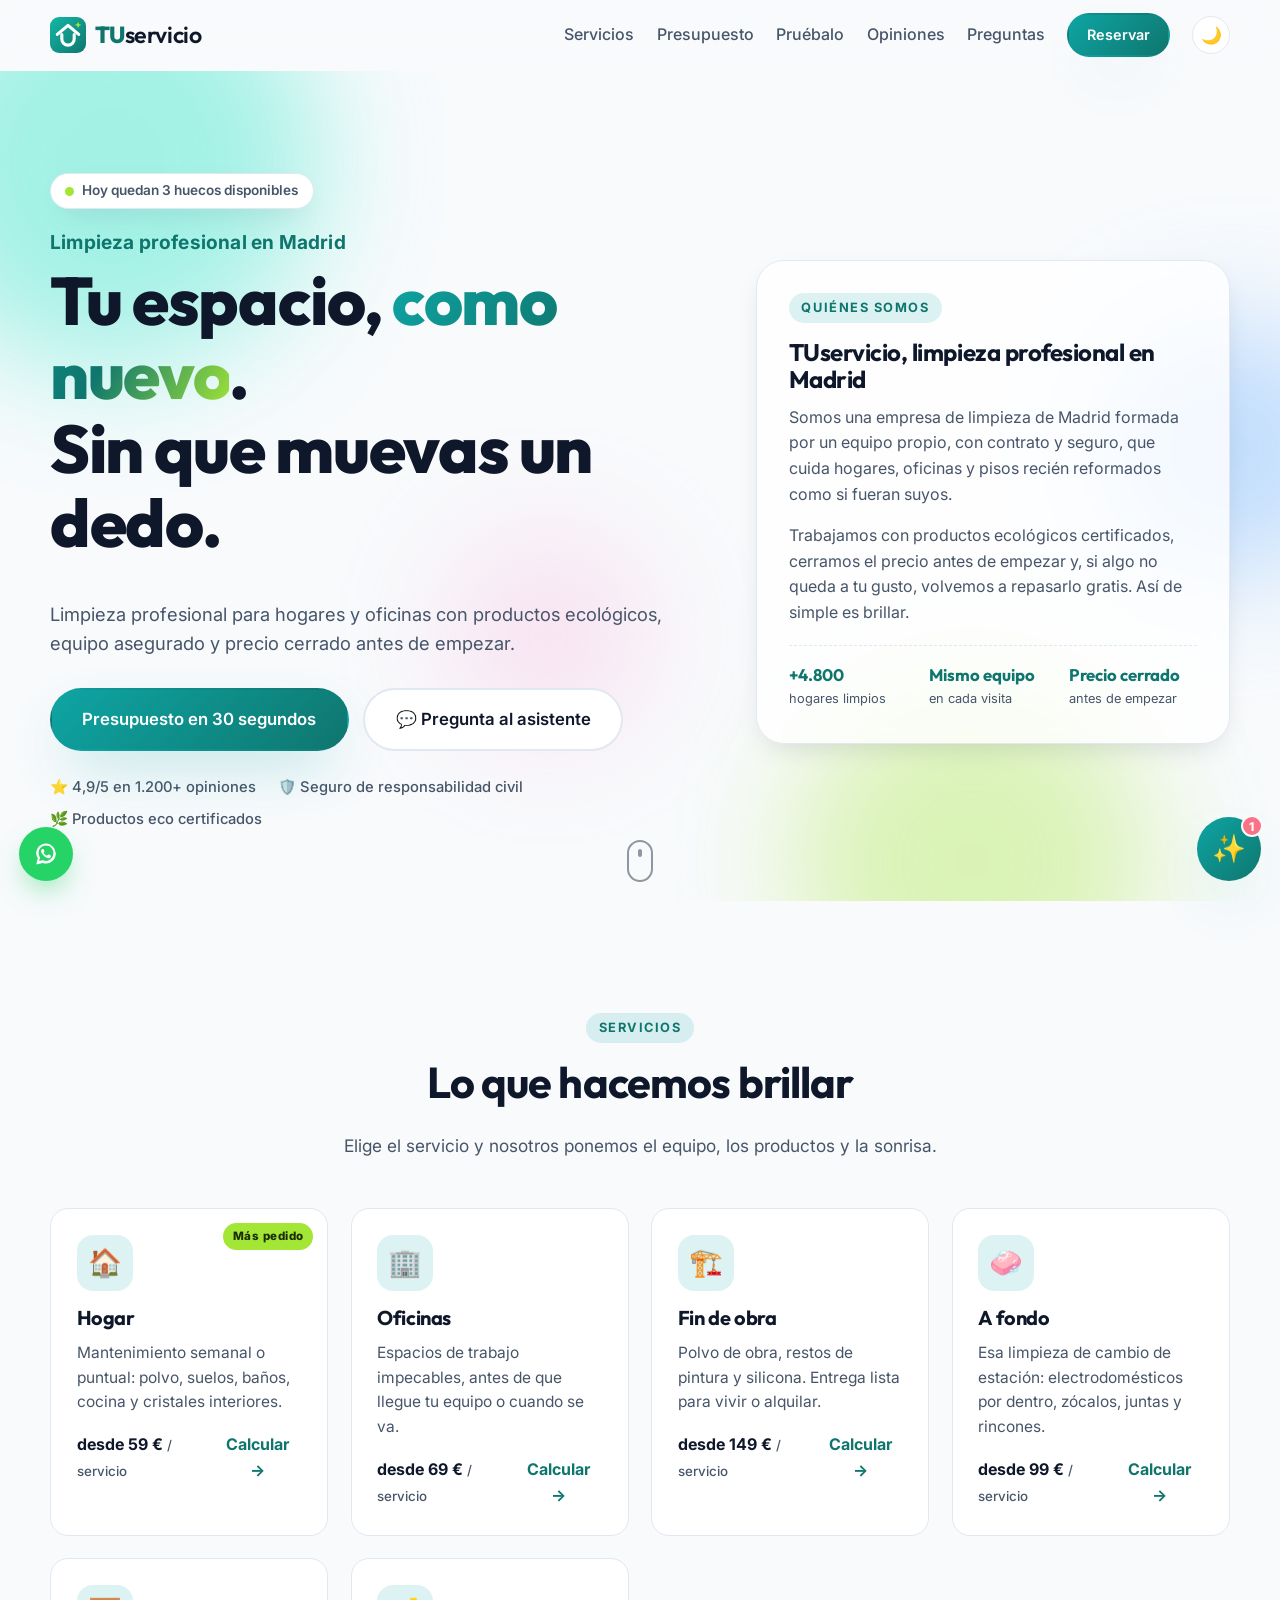
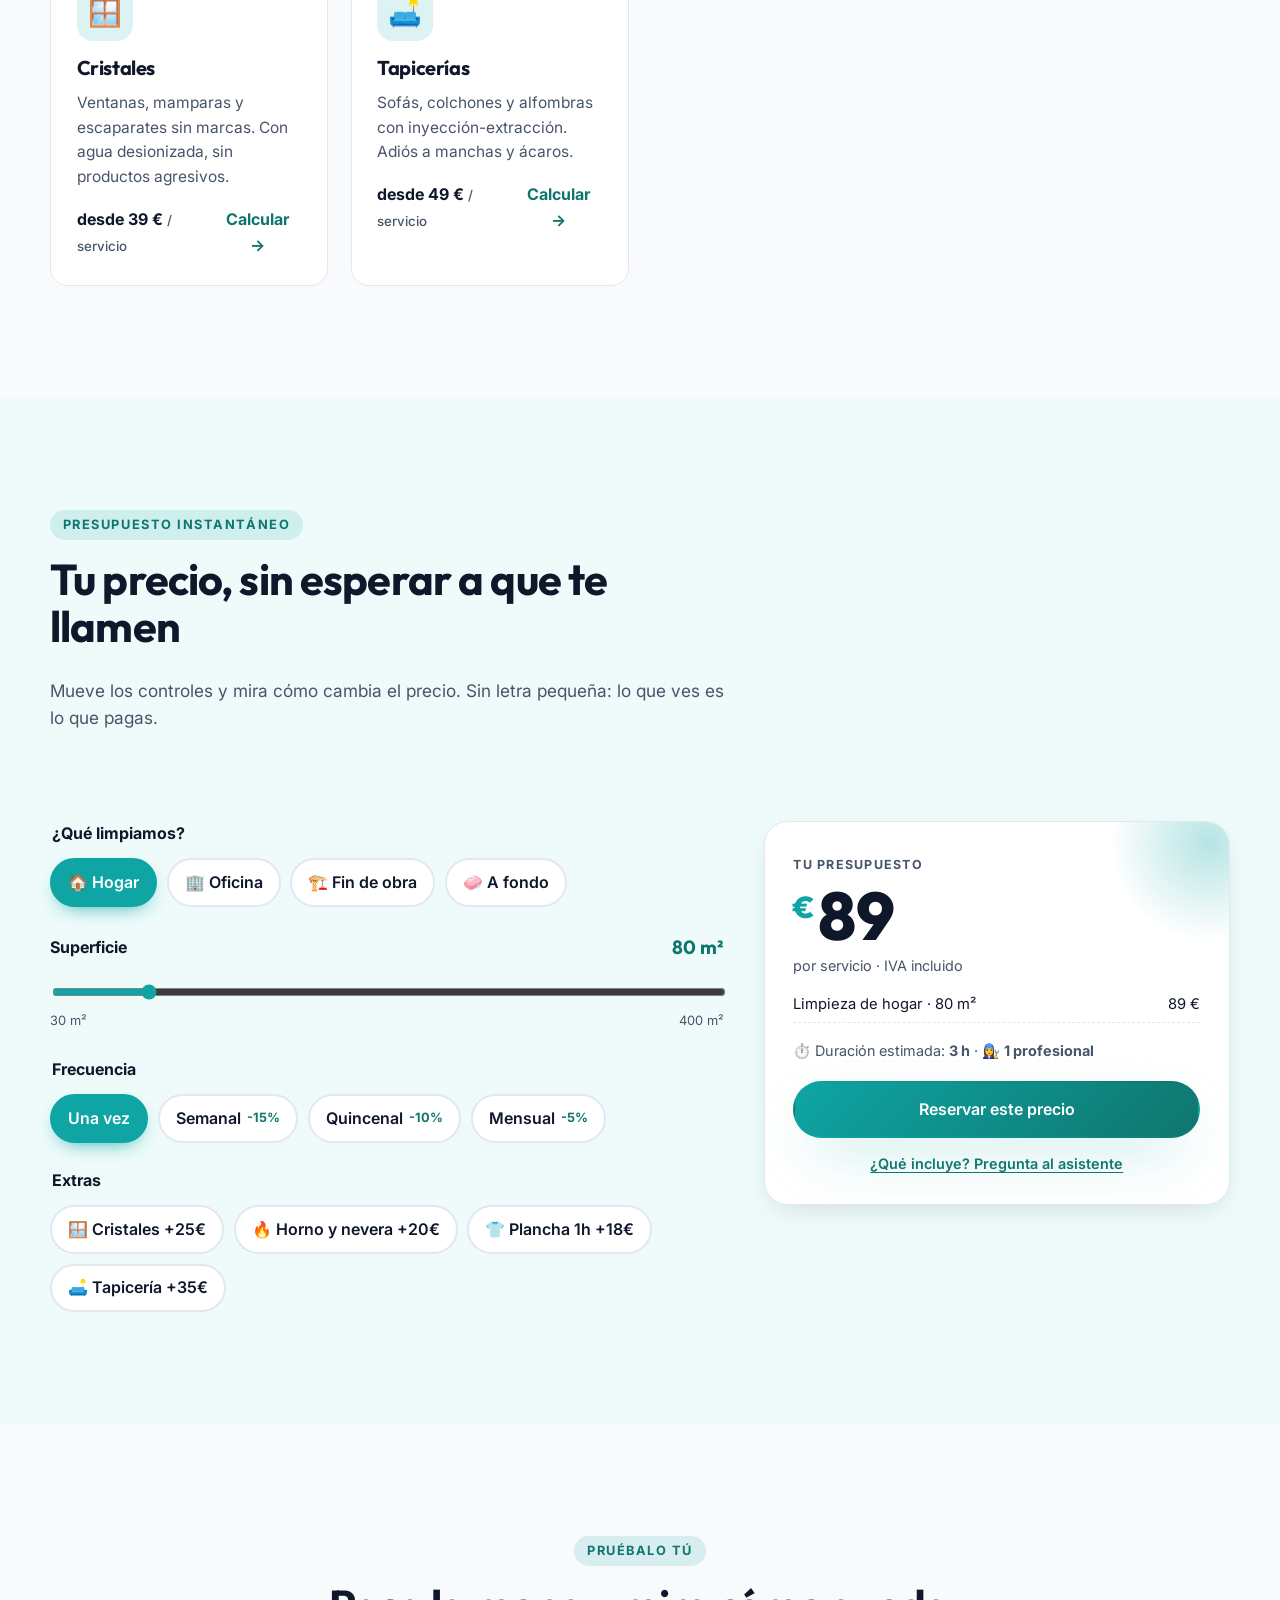
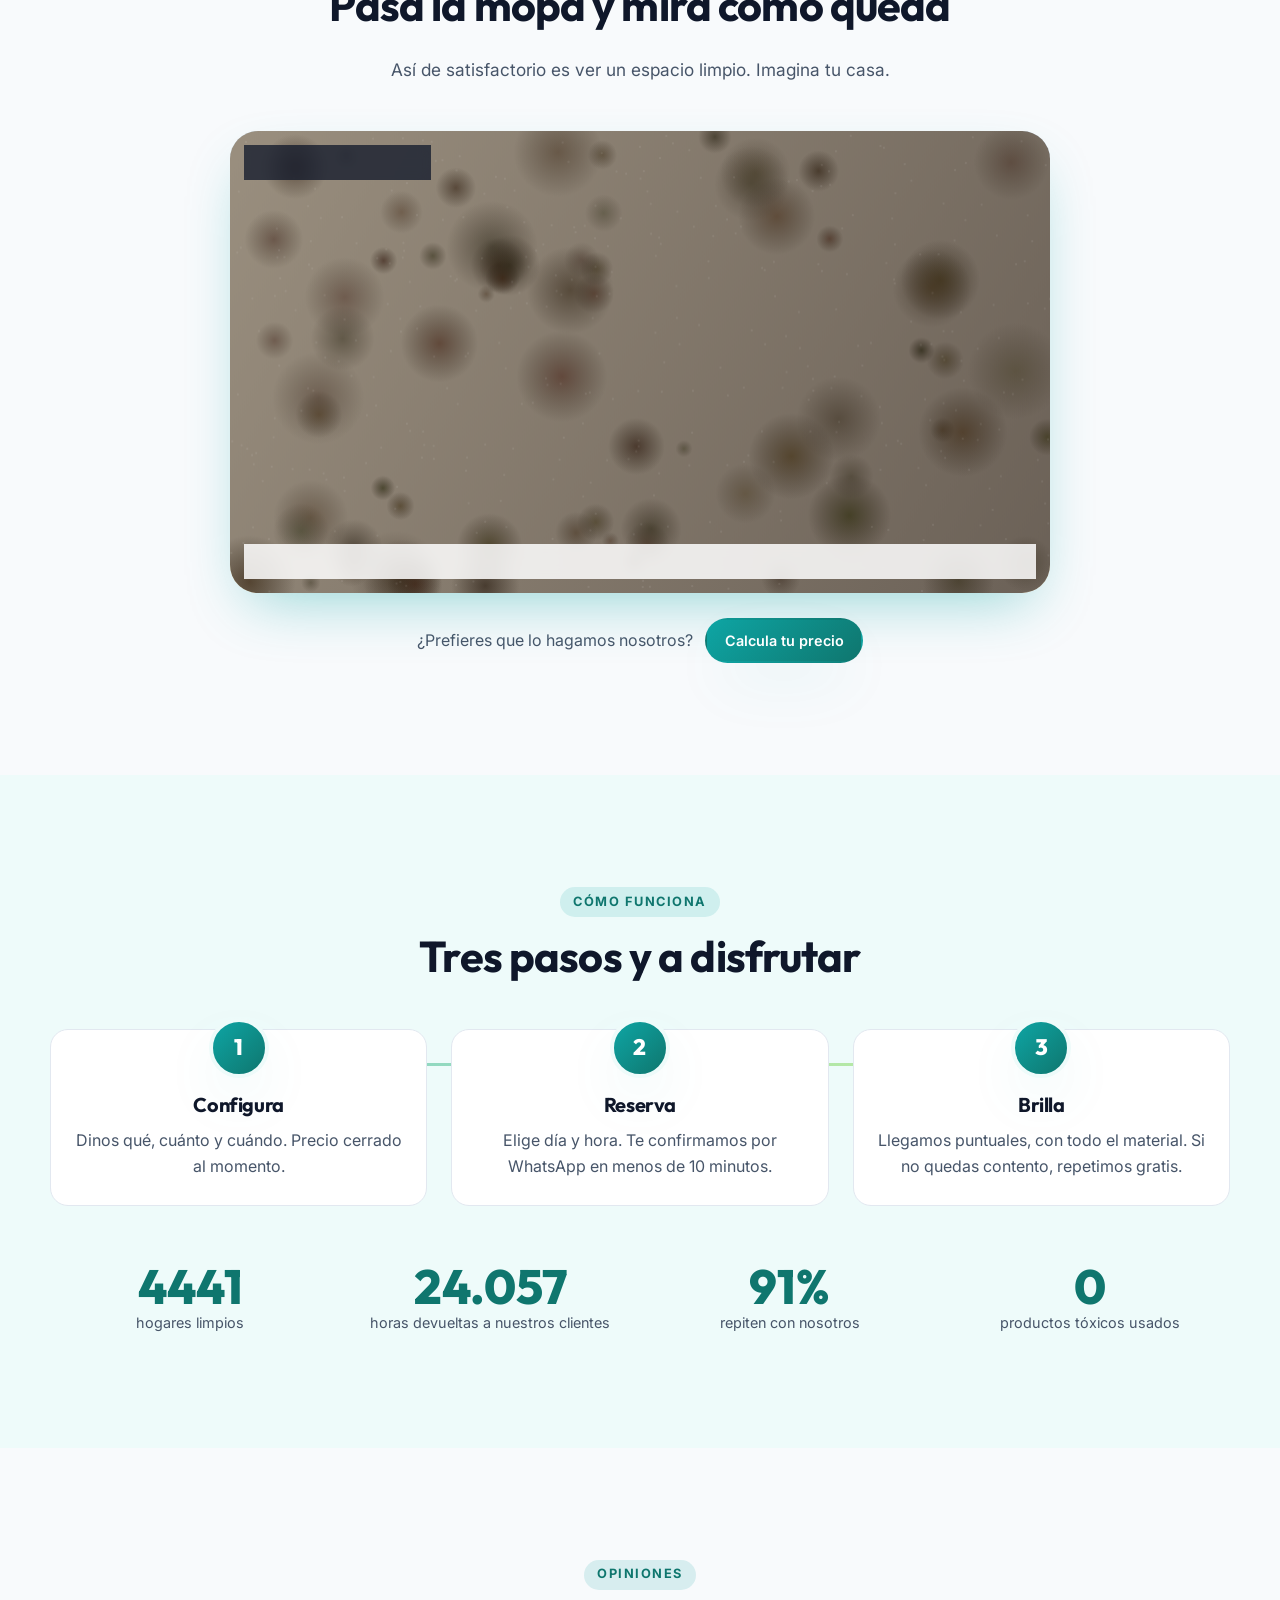
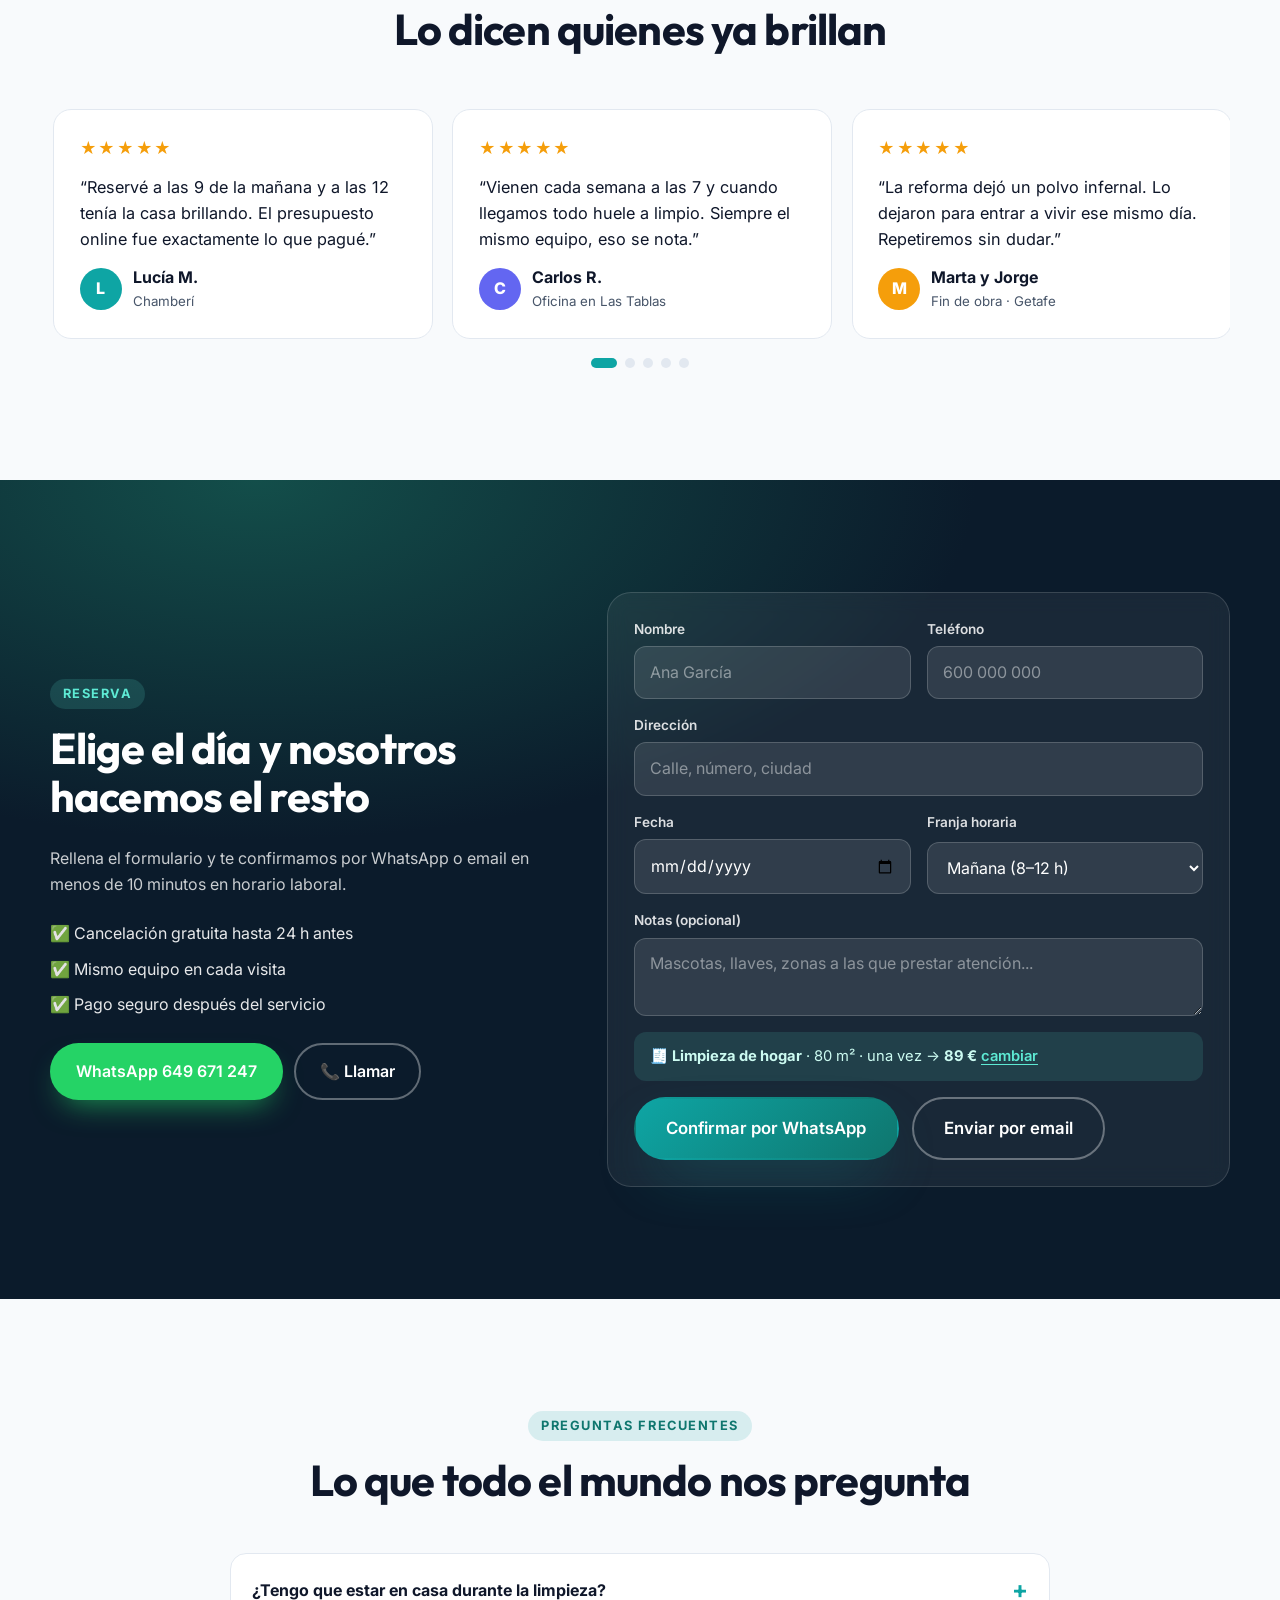
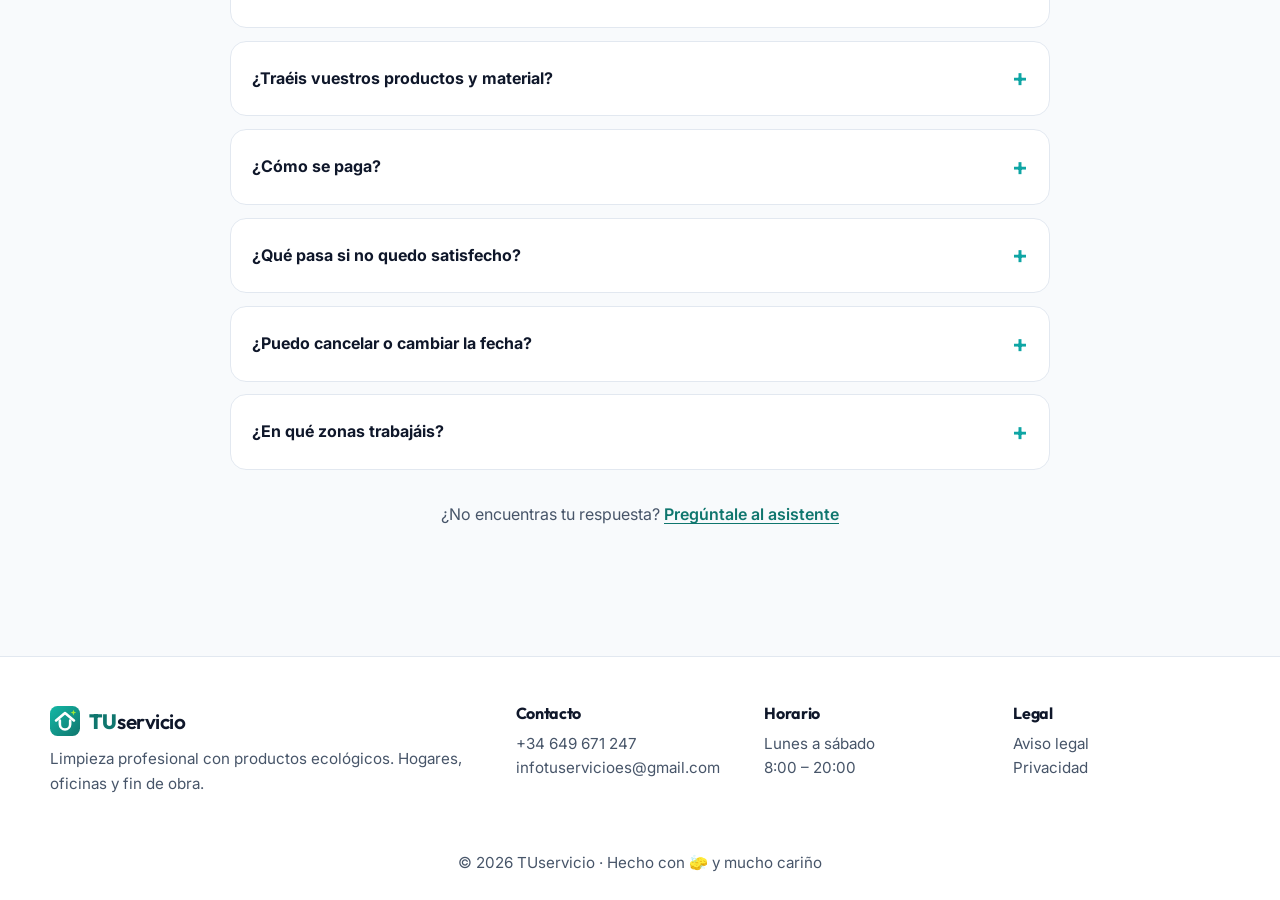
<file: index.html>
<!doctype html>
<html lang="es">
<head>
  <meta charset="utf-8">
  <meta name="viewport" content="width=device-width, initial-scale=1">
  <title>Empresa de limpieza en Madrid · Hogares y oficinas · TUservicio</title>
  <meta name="description" content="Limpieza profesional de pisos, oficinas y fin de obra en Madrid. Precio cerrado al momento, productos ecológicos y reserva por WhatsApp en 1 minuto.">
  <meta name="theme-color" content="#0ea5a4">
  <meta property="og:title" content="TUservicio · Limpieza profesional en Madrid">
  <meta property="og:description" content="Limpieza de pisos, oficinas y fin de obra en Madrid. Calcula tu precio al momento y reserva por WhatsApp.">
  <meta property="og:type" content="website">
  <meta property="og:url" content="https://tuservicioes.com/">
  <meta property="og:site_name" content="TUservicio">
  <meta property="og:locale" content="es_ES">
  <meta property="og:image" content="https://tuservicioes.com/assets/og-tuservicio.jpg">
  <meta property="og:image:width" content="1200">
  <meta property="og:image:height" content="630">
  <meta property="og:image:alt" content="TUservicio, limpieza profesional en Madrid">
  <meta name="twitter:card" content="summary_large_image">
  <link rel="canonical" href="https://tuservicioes.com/">
  <link rel="apple-touch-icon" href="assets/apple-touch-icon.png">
  <link rel="icon" href="assets/favicon.svg" type="image/svg+xml">
  <link rel="manifest" href="manifest.webmanifest">
  <link rel="preconnect" href="https://fonts.googleapis.com">
  <link rel="preconnect" href="https://fonts.gstatic.com" crossorigin>
  <link rel="stylesheet" href="https://fonts.googleapis.com/css2?family=Outfit:wght@500;600;700;800&family=Inter:wght@400;500;600&display=swap">
  <link rel="stylesheet" href="css/styles.css">
  <!-- datos:jsonld -->
  <script type="application/ld+json">
{
  "@context": "https://schema.org",
  "@type": "CleaningService",
  "@id": "https://tuservicioes.com/#empresa",
  "name": "TUservicio",
  "url": "https://tuservicioes.com/",
  "logo": "https://tuservicioes.com/assets/logo-512.png",
  "image": "https://tuservicioes.com/assets/og-tuservicio.jpg",
  "description": "Empresa de limpieza profesional en Madrid: hogares, oficinas, fin de obra y limpiezas a fondo con productos ecológicos.",
  "telephone": "+34649671247",
  "email": "infotuservicioes@gmail.com",
  "priceRange": "€€",
  "address": {
    "@type": "PostalAddress",
    "addressLocality": "Madrid",
    "addressRegion": "Comunidad de Madrid",
    "addressCountry": "ES"
  },
  "areaServed": [
    {
      "@type": "City",
      "name": "Madrid"
    },
    {
      "@type": "AdministrativeArea",
      "name": "Comunidad de Madrid"
    }
  ],
  "openingHoursSpecification": [
    {
      "@type": "OpeningHoursSpecification",
      "dayOfWeek": [
        "Monday",
        "Tuesday",
        "Wednesday",
        "Thursday",
        "Friday",
        "Saturday"
      ],
      "opens": "08:00",
      "closes": "20:00"
    }
  ],
  "contactPoint": {
    "@type": "ContactPoint",
    "telephone": "+34649671247",
    "contactType": "customer service",
    "availableLanguage": "Spanish"
  },
  "hasOfferCatalog": {
    "@type": "OfferCatalog",
    "name": "Servicios de limpieza",
    "itemListElement": [
      {
        "@type": "Offer",
        "itemOffered": {
          "@type": "Service",
          "name": "Limpieza: Hogar",
          "description": "Mantenimiento semanal o puntual: polvo, suelos, baños, cocina y cristales interiores."
        },
        "priceSpecification": {
          "@type": "PriceSpecification",
          "minPrice": 59,
          "priceCurrency": "EUR"
        }
      },
      {
        "@type": "Offer",
        "itemOffered": {
          "@type": "Service",
          "name": "Limpieza: Oficinas",
          "description": "Espacios de trabajo impecables, antes de que llegue tu equipo o cuando se va."
        },
        "priceSpecification": {
          "@type": "PriceSpecification",
          "minPrice": 69,
          "priceCurrency": "EUR"
        }
      },
      {
        "@type": "Offer",
        "itemOffered": {
          "@type": "Service",
          "name": "Limpieza: Fin de obra",
          "description": "Polvo de obra, restos de pintura y silicona. Entrega lista para vivir o alquilar."
        },
        "priceSpecification": {
          "@type": "PriceSpecification",
          "minPrice": 149,
          "priceCurrency": "EUR"
        }
      },
      {
        "@type": "Offer",
        "itemOffered": {
          "@type": "Service",
          "name": "Limpieza: A fondo",
          "description": "Esa limpieza de cambio de estación: electrodomésticos por dentro, zócalos, juntas y rincones."
        },
        "priceSpecification": {
          "@type": "PriceSpecification",
          "minPrice": 99,
          "priceCurrency": "EUR"
        }
      },
      {
        "@type": "Offer",
        "itemOffered": {
          "@type": "Service",
          "name": "Limpieza: Cristales",
          "description": "Ventanas, mamparas y escaparates sin marcas. Con agua desionizada, sin productos agresivos."
        },
        "priceSpecification": {
          "@type": "PriceSpecification",
          "minPrice": 39,
          "priceCurrency": "EUR"
        }
      },
      {
        "@type": "Offer",
        "itemOffered": {
          "@type": "Service",
          "name": "Limpieza: Tapicerías",
          "description": "Sofás, colchones y alfombras con inyección-extracción. Adiós a manchas y ácaros."
        },
        "priceSpecification": {
          "@type": "PriceSpecification",
          "minPrice": 49,
          "priceCurrency": "EUR"
        }
      }
    ]
  }
}
</script>
  <script type="application/ld+json">
{
  "@context": "https://schema.org",
  "@type": "FAQPage",
  "mainEntity": [
    {
      "@type": "Question",
      "name": "¿Tengo que estar en casa durante la limpieza?",
      "acceptedAnswer": {
        "@type": "Answer",
        "text": "No es necesario. Muchos clientes nos dejan llaves o nos abren a distancia. Todo el equipo está identificado, asegurado y con contrato."
      }
    },
    {
      "@type": "Question",
      "name": "¿Traéis vuestros productos y material?",
      "acceptedAnswer": {
        "@type": "Answer",
        "text": "Sí, siempre. Trabajamos con productos ecológicos certificados y aspiradores con filtro HEPA. Si prefieres que usemos los tuyos, dínoslo en las notas."
      }
    },
    {
      "@type": "Question",
      "name": "¿Cómo se paga?",
      "acceptedAnswer": {
        "@type": "Answer",
        "text": "Después del servicio, cuando lo hayas revisado: tarjeta, Bizum o transferencia. Para servicios recurrentes, factura mensual."
      }
    },
    {
      "@type": "Question",
      "name": "¿Qué pasa si no quedo satisfecho?",
      "acceptedAnswer": {
        "@type": "Answer",
        "text": "Volvemos y lo repasamos sin coste en las siguientes 48 horas. Es nuestra garantía TUservicio."
      }
    },
    {
      "@type": "Question",
      "name": "¿Puedo cancelar o cambiar la fecha?",
      "acceptedAnswer": {
        "@type": "Answer",
        "text": "Sí, gratis hasta 24 horas antes desde el mismo WhatsApp de confirmación. Con menos antelación se cobra el 50 %."
      }
    },
    {
      "@type": "Question",
      "name": "¿En qué zonas trabajáis?",
      "acceptedAnswer": {
        "@type": "Answer",
        "text": "Madrid capital y municipios a menos de 30 km. Para otras zonas, escríbenos y te decimos si podemos."
      }
    }
  ]
}
</script>
  <!-- /datos:jsonld -->
</head>
<body>
  <div class="progreso" id="progreso" aria-hidden="true"><span></span></div>

  <!-- Transición mopa entre secciones -->
  <div class="mopa-transicion" id="mopaTransicion" aria-hidden="true">
    <div class="mopa-transicion__agua"></div>
    <svg class="mopa-transicion__mopa" viewBox="0 0 120 220" fill="none">
      <rect x="55" y="0" width="10" height="150" rx="5" fill="#94a3b8"/>
      <rect x="20" y="145" width="80" height="22" rx="8" fill="#0f766e"/>
      <g fill="#5eead4">
        <rect x="22" y="165" width="8" height="50" rx="4"/><rect x="34" y="165" width="8" height="54" rx="4"/>
        <rect x="46" y="165" width="8" height="50" rx="4"/><rect x="58" y="165" width="8" height="55" rx="4"/>
        <rect x="70" y="165" width="8" height="51" rx="4"/><rect x="82" y="165" width="8" height="54" rx="4"/>
      </g>
    </svg>
  </div>

  <header class="cabecera" id="cabecera">
    <nav class="nav contenedor" aria-label="Principal">
      <a class="logo" href="#inicio" aria-label="TUservicio, inicio">
        <svg viewBox="0 0 64 64" width="36" height="36" aria-hidden="true"><defs><linearGradient id="lg" x1="0" y1="0" x2="1" y2="1"><stop offset="0" stop-color="#14b8a6"/><stop offset="1" stop-color="#0f766e"/></linearGradient></defs><rect width="64" height="64" rx="16" fill="url(#lg)"/><path d="M13 31 L32 15 L51 31" fill="none" stroke="#fff" stroke-width="5.5" stroke-linecap="round" stroke-linejoin="round"/><path d="M21 31 V39 a11 11 0 0 0 22 0 V31" fill="none" stroke="#fff" stroke-width="5.5" stroke-linecap="round"/><path d="M50 8 l1.6 4.4 4.4 1.6 -4.4 1.6 -1.6 4.4 -1.6 -4.4 -4.4 -1.6 4.4 -1.6z" fill="#a3e635"/></svg>
        <span class="logo__nombre"><b>TU</b>servicio</span>
      </a>
      <button class="nav__menu" id="btnMenu" aria-expanded="false" aria-controls="enlaces" aria-label="Abrir menú"><span></span><span></span><span></span></button>
      <ul class="nav__enlaces" id="enlaces">
        <li><a href="#servicios">Servicios</a></li>
        <li><a href="#presupuesto">Presupuesto</a></li>
        <li><a href="#prueba">Pruébalo</a></li>
        <li><a href="#opiniones">Opiniones</a></li>
        <li><a href="#faq">Preguntas</a></li>
        <li class="nav__cta"><a class="btn btn--primario btn--sm" href="#reservar">Reservar</a></li>
        <li><button class="tema" id="btnTema" aria-label="Cambiar tema" title="Cambiar tema">🌙</button></li>
      </ul>
    </nav>
  </header>

  <main id="inicio">
    <!-- HERO -->
    <section class="hero" data-mopa>
      <div class="hero__fondo" aria-hidden="true">
        <span class="burbuja b1"></span><span class="burbuja b2"></span><span class="burbuja b3"></span><span class="burbuja b4"></span>
      </div>
      <div class="contenedor hero__grid">
        <div class="hero__texto">
          <span class="etiqueta"><span class="punto"></span> Hoy quedan 3 huecos disponibles</span>
          <h1><span class="h1__clave">Limpieza profesional en Madrid</span> Tu espacio, <em>como nuevo</em>.<br>Sin que muevas un dedo.</h1>
          <p class="hero__sub">Limpieza profesional para hogares y oficinas con productos ecológicos, equipo asegurado y precio cerrado antes de empezar.</p>
          <div class="hero__acciones">
            <a class="btn btn--primario btn--lg" href="#presupuesto" data-brillo>Presupuesto en 30 segundos</a>
            <button class="btn btn--fantasma btn--lg" data-abrir-chat>💬 Pregunta al asistente</button>
          </div>
          <ul class="hero__confianza">
            <li>⭐ 4,9/5 en 1.200+ opiniones</li>
            <li>🛡️ Seguro de responsabilidad civil</li>
            <li>🌿 Productos eco certificados</li>
          </ul>
        </div>

        <aside class="hero__intro">
          <span class="sobretitulo">Quiénes somos</span>
          <h2>TUservicio, limpieza profesional en Madrid</h2>
          <p>Somos una empresa de limpieza de Madrid formada por un equipo propio, con contrato y seguro, que cuida hogares, oficinas y pisos recién reformados como si fueran suyos.</p>
          <p>Trabajamos con productos ecológicos certificados, cerramos el precio antes de empezar y, si algo no queda a tu gusto, volvemos a repasarlo gratis. Así de simple es brillar.</p>
          <ul class="hero__datos">
            <li><strong>+4.800</strong><span>hogares limpios</span></li>
            <li><strong>Mismo equipo</strong><span>en cada visita</span></li>
            <li><strong>Precio cerrado</strong><span>antes de empezar</span></li>
          </ul>
        </aside>
      </div>
      <a class="hero__scroll" href="#servicios" aria-label="Bajar a servicios"><span></span></a>
    </section>

    <!-- SERVICIOS -->
    <section class="seccion" id="servicios" data-mopa>
      <div class="contenedor">
        <header class="seccion__cabecera">
          <span class="sobretitulo">Servicios</span>
          <h2>Lo que hacemos brillar</h2>
          <p>Elige el servicio y nosotros ponemos el equipo, los productos y la sonrisa.</p>
        </header>
        <div class="tarjetas" id="tarjetasServicios"><!-- datos:servicios -->
    <article class="tarjeta" data-servicio="hogar">
      <span class="tarjeta__destacado">Más pedido</span>
      <div class="tarjeta__icono">🏠</div>
      <h3>Hogar</h3>
      <p>Mantenimiento semanal o puntual: polvo, suelos, baños, cocina y cristales interiores.</p>
      <div class="tarjeta__pie"><span>desde 59 € <small>/ servicio</small></span><button type="button" data-calcular="hogar">Calcular →</button></div>
    </article>
    <article class="tarjeta" data-servicio="oficina">
      
      <div class="tarjeta__icono">🏢</div>
      <h3>Oficinas</h3>
      <p>Espacios de trabajo impecables, antes de que llegue tu equipo o cuando se va.</p>
      <div class="tarjeta__pie"><span>desde 69 € <small>/ servicio</small></span><button type="button" data-calcular="oficina">Calcular →</button></div>
    </article>
    <article class="tarjeta" data-servicio="obra">
      
      <div class="tarjeta__icono">🏗️</div>
      <h3>Fin de obra</h3>
      <p>Polvo de obra, restos de pintura y silicona. Entrega lista para vivir o alquilar.</p>
      <div class="tarjeta__pie"><span>desde 149 € <small>/ servicio</small></span><button type="button" data-calcular="obra">Calcular →</button></div>
    </article>
    <article class="tarjeta" data-servicio="profunda">
      
      <div class="tarjeta__icono">🧼</div>
      <h3>A fondo</h3>
      <p>Esa limpieza de cambio de estación: electrodomésticos por dentro, zócalos, juntas y rincones.</p>
      <div class="tarjeta__pie"><span>desde 99 € <small>/ servicio</small></span><button type="button" data-calcular="profunda">Calcular →</button></div>
    </article>
    <article class="tarjeta" data-servicio="cristales">
      
      <div class="tarjeta__icono">🪟</div>
      <h3>Cristales</h3>
      <p>Ventanas, mamparas y escaparates sin marcas. Con agua desionizada, sin productos agresivos.</p>
      <div class="tarjeta__pie"><span>desde 39 € <small>/ servicio</small></span><button type="button" data-calcular="cristales">Calcular →</button></div>
    </article>
    <article class="tarjeta" data-servicio="tapiceria">
      
      <div class="tarjeta__icono">🛋️</div>
      <h3>Tapicerías</h3>
      <p>Sofás, colchones y alfombras con inyección-extracción. Adiós a manchas y ácaros.</p>
      <div class="tarjeta__pie"><span>desde 49 € <small>/ servicio</small></span><button type="button" data-calcular="tapiceria">Calcular →</button></div>
    </article>
        <!-- /datos:servicios --></div>
      </div>
    </section>

    <!-- PRESUPUESTO -->
    <section class="seccion seccion--suave" id="presupuesto" data-mopa>
      <div class="contenedor calculadora">
        <header class="seccion__cabecera seccion__cabecera--izq">
          <span class="sobretitulo">Presupuesto instantáneo</span>
          <h2>Tu precio, sin esperar a que te llamen</h2>
          <p>Mueve los controles y mira cómo cambia el precio. Sin letra pequeña: lo que ves es lo que pagas.</p>
        </header>

        <form class="calc" id="calc" aria-label="Calculadora de presupuesto">
          <fieldset class="calc__grupo">
            <legend>¿Qué limpiamos?</legend>
            <div class="chips" id="chipsTipo">
              <label><input type="radio" name="tipo" value="hogar" checked><span>🏠 Hogar</span></label>
              <label><input type="radio" name="tipo" value="oficina"><span>🏢 Oficina</span></label>
              <label><input type="radio" name="tipo" value="obra"><span>🏗️ Fin de obra</span></label>
              <label><input type="radio" name="tipo" value="profunda"><span>🧼 A fondo</span></label>
            </div>
          </fieldset>

          <div class="calc__grupo">
            <label for="metros">Superficie <output id="metrosOut" for="metros">80 m²</output></label>
            <input type="range" id="metros" name="metros" min="30" max="400" step="5" value="80">
            <div class="rango__marcas"><span>30 m²</span><span>400 m²</span></div>
          </div>


          <fieldset class="calc__grupo">
            <legend>Frecuencia</legend>
            <div class="chips" id="chipsFrecuencia">
              <label><input type="radio" name="frecuencia" value="unica" checked><span>Una vez</span></label>
              <label><input type="radio" name="frecuencia" value="semanal"><span>Semanal <b>-15%</b></span></label>
              <label><input type="radio" name="frecuencia" value="quincenal"><span>Quincenal <b>-10%</b></span></label>
              <label><input type="radio" name="frecuencia" value="mensual"><span>Mensual <b>-5%</b></span></label>
            </div>
          </fieldset>

          <fieldset class="calc__grupo">
            <legend>Extras</legend>
            <div class="chips chips--check" id="chipsExtras">
              <label><input type="checkbox" name="extras" value="cristales" data-precio="25"><span>🪟 Cristales +25€</span></label>
              <label><input type="checkbox" name="extras" value="horno" data-precio="20"><span>🔥 Horno y nevera +20€</span></label>
              <label><input type="checkbox" name="extras" value="plancha" data-precio="18"><span>👕 Plancha 1h +18€</span></label>
              <label><input type="checkbox" name="extras" value="tapiceria" data-precio="35"><span>🛋️ Tapicería +35€</span></label>
            </div>
          </fieldset>
        </form>

        <aside class="resumen" aria-live="polite">
          <div class="resumen__tarjeta">
            <span class="resumen__titulo">Tu presupuesto</span>
            <div class="resumen__precio"><span class="moneda">€</span><span id="precioTotal">89</span></div>
            <p class="resumen__nota" id="precioNota">por servicio · IVA incluido</p>
            <ul class="resumen__detalle" id="precioDetalle"></ul>
            <div class="resumen__duracion">⏱️ Duración estimada: <strong id="duracion">3 h</strong> · 👩‍🔧 <strong id="equipo">1 profesional</strong></div>
            <a class="btn btn--primario btn--bloque" href="#reservar" id="btnReservarPrecio" data-brillo>Reservar este precio</a>
            <button class="enlace" type="button" data-abrir-chat data-mensaje="¿Qué incluye este presupuesto?">¿Qué incluye? Pregunta al asistente</button>
          </div>
        </aside>
      </div>
    </section>

    <!-- PRUÉBALO: demo interactiva -->
    <section class="seccion" id="prueba" data-mopa>
      <div class="contenedor">
        <header class="seccion__cabecera">
          <span class="sobretitulo">Pruébalo tú</span>
          <h2>Pasa la mopa y mira cómo queda</h2>
          <p>Así de satisfactorio es ver un espacio limpio. Imagina tu casa.</p>
        </header>
        <div class="demo" id="demo">
          <div class="demo__limpio">
            <div class="demo__salon">
              <div class="ventana"></div>
              <div class="planta"><i></i><i></i><i></i></div>
              <div class="sofa"></div>
              <div class="mesa"></div>
              <div class="lampara"></div>
            </div>
            <div class="demo__brillo" aria-hidden="true">✨</div>
          </div>
          <canvas class="demo__sucio" id="lienzoSucio" aria-label="Pasa el ratón para limpiar la escena"></canvas>
          <div class="demo__pista" id="demoPista">🧽 Pasa la mopa por aquí</div>
          <div class="demo__barra"><span id="demoPorcentaje">0% limpio</span><div><i id="demoRelleno"></i></div></div>
        </div>
        <p class="demo__cta">¿Prefieres que lo hagamos nosotros? <a class="btn btn--primario btn--sm" href="#presupuesto" data-brillo>Calcula tu precio</a></p>
      </div>
    </section>

    <!-- CÓMO FUNCIONA -->
    <section class="seccion seccion--suave" id="como-funciona" data-mopa>
      <div class="contenedor">
        <header class="seccion__cabecera">
          <span class="sobretitulo">Cómo funciona</span>
          <h2>Tres pasos y a disfrutar</h2>
        </header>
        <ol class="pasos">
          <li class="paso"><span class="paso__num">1</span><h3>Configura</h3><p>Dinos qué, cuánto y cuándo. Precio cerrado al momento.</p></li>
          <li class="paso"><span class="paso__num">2</span><h3>Reserva</h3><p>Elige día y hora. Te confirmamos por WhatsApp en menos de 10 minutos.</p></li>
          <li class="paso"><span class="paso__num">3</span><h3>Brilla</h3><p>Llegamos puntuales, con todo el material. Si no quedas contento, repetimos gratis.</p></li>
        </ol>
        <div class="metricas" id="metricas">
          <div class="metrica"><strong data-contador="4800">0</strong><span>hogares limpios</span></div>
          <div class="metrica"><strong data-contador="26000">0</strong><span>horas devueltas a nuestros clientes</span></div>
          <div class="metrica"><strong data-contador="98" data-sufijo="%">0</strong><span>repiten con nosotros</span></div>
          <div class="metrica"><strong data-contador="0">0</strong><span>productos tóxicos usados</span></div>
        </div>
      </div>
    </section>

    <!-- OPINIONES -->
    <section class="seccion" id="opiniones" data-mopa>
      <div class="contenedor">
        <header class="seccion__cabecera">
          <span class="sobretitulo">Opiniones</span>
          <h2>Lo dicen quienes ya brillan</h2>
        </header>
        <div class="opiniones" id="opinionesLista"></div>
        <div class="opiniones__puntos" id="opinionesPuntos" role="tablist"></div>
      </div>
    </section>

    <!-- RESERVAR -->
    <section class="seccion seccion--oscura" id="reservar" data-mopa>
      <div class="contenedor reserva">
        <div class="reserva__texto">
          <span class="sobretitulo sobretitulo--claro">Reserva</span>
          <h2>Elige el día y nosotros hacemos el resto</h2>
          <p>Rellena el formulario y te confirmamos por WhatsApp o email en menos de 10 minutos en horario laboral.</p>
          <ul class="garantias">
            <li>✅ Cancelación gratuita hasta 24 h antes</li>
            <li>✅ Mismo equipo en cada visita</li>
            <li>✅ Pago seguro después del servicio</li>
          </ul>
          <div class="reserva__contacto">
            <a class="btn btn--whatsapp" id="reservaWhatsapp" href="https://wa.me/34649671247" target="_blank" rel="noopener">WhatsApp 649 671 247</a>
            <a class="btn btn--fantasma btn--claro" id="reservaLlamar" href="tel:+34649671247">📞 Llamar</a>
          </div>
        </div>
        <form class="formulario" id="formReserva" novalidate>
          <div class="campo"><label for="nombre">Nombre</label><input id="nombre" name="nombre" type="text" autocomplete="name" required placeholder="Ana García"></div>
          <div class="campo"><label for="telefono">Teléfono</label><input id="telefono" name="telefono" type="tel" autocomplete="tel" required placeholder="600 000 000"></div>
          <div class="campo campo--ancho"><label for="direccion">Dirección</label><input id="direccion" name="direccion" type="text" autocomplete="street-address" required placeholder="Calle, número, ciudad"></div>
          <div class="campo"><label for="fecha">Fecha</label><input id="fecha" name="fecha" type="date" required></div>
          <div class="campo"><label for="hora">Franja horaria</label>
            <select id="hora" name="hora" required>
              <option value="Mañana (8-12h)">Mañana (8–12 h)</option>
              <option value="Mediodía (12-16h)">Mediodía (12–16 h)</option>
              <option value="Tarde (16-20h)">Tarde (16–20 h)</option>
            </select>
          </div>
          <div class="campo campo--ancho"><label for="notas">Notas (opcional)</label><textarea id="notas" name="notas" rows="2" placeholder="Mascotas, llaves, zonas a las que prestar atención..."></textarea></div>
          <div class="campo campo--ancho formulario__resumen" id="formResumen"></div>
          <div class="campo campo--ancho formulario__acciones">
            <button class="btn btn--primario btn--lg" type="submit" data-brillo>Confirmar por WhatsApp</button>
            <button class="btn btn--fantasma btn--lg btn--claro" type="button" id="btnEmail">Enviar por email</button>
          </div>
          <p class="formulario__ok" id="formOk" hidden>🎉 ¡Perfecto! Se abrirá WhatsApp con tu reserva lista para enviar.</p>
        </form>
      </div>
    </section>

    <!-- FAQ -->
    <section class="seccion" id="faq" data-mopa>
      <div class="contenedor contenedor--estrecho">
        <header class="seccion__cabecera">
          <span class="sobretitulo">Preguntas frecuentes</span>
          <h2>Lo que todo el mundo nos pregunta</h2>
        </header>
        <div class="faq" id="faqLista"><!-- datos:faq --><details><summary>¿Tengo que estar en casa durante la limpieza?</summary><p>No es necesario. Muchos clientes nos dejan llaves o nos abren a distancia. Todo el equipo está identificado, asegurado y con contrato.</p></details><details><summary>¿Traéis vuestros productos y material?</summary><p>Sí, siempre. Trabajamos con productos ecológicos certificados y aspiradores con filtro HEPA. Si prefieres que usemos los tuyos, dínoslo en las notas.</p></details><details><summary>¿Cómo se paga?</summary><p>Después del servicio, cuando lo hayas revisado: tarjeta, Bizum o transferencia. Para servicios recurrentes, factura mensual.</p></details><details><summary>¿Qué pasa si no quedo satisfecho?</summary><p>Volvemos y lo repasamos sin coste en las siguientes 48 horas. Es nuestra garantía TUservicio.</p></details><details><summary>¿Puedo cancelar o cambiar la fecha?</summary><p>Sí, gratis hasta 24 horas antes desde el mismo WhatsApp de confirmación. Con menos antelación se cobra el 50 %.</p></details><details><summary>¿En qué zonas trabajáis?</summary><p>Madrid capital y municipios a menos de 30 km. Para otras zonas, escríbenos y te decimos si podemos.</p></details><!-- /datos:faq --></div>
        <p class="faq__mas">¿No encuentras tu respuesta? <button class="enlace" data-abrir-chat>Pregúntale al asistente</button></p>
      </div>
    </section>
  </main>

  <footer class="pie">
    <div class="contenedor pie__grid">
      <div>
        <a class="logo logo--pie" href="#inicio" aria-label="TUservicio, volver al inicio"><svg viewBox="0 0 64 64" width="30" height="30" aria-hidden="true"><defs><linearGradient id="lgp" x1="0" y1="0" x2="1" y2="1"><stop offset="0" stop-color="#14b8a6"/><stop offset="1" stop-color="#0f766e"/></linearGradient></defs><rect width="64" height="64" rx="16" fill="url(#lgp)"/><path d="M13 31 L32 15 L51 31" fill="none" stroke="#fff" stroke-width="5.5" stroke-linecap="round" stroke-linejoin="round"/><path d="M21 31 V39 a11 11 0 0 0 22 0 V31" fill="none" stroke="#fff" stroke-width="5.5" stroke-linecap="round"/><path d="M50 8 l1.6 4.4 4.4 1.6 -4.4 1.6 -1.6 4.4 -1.6 -4.4 -4.4 -1.6 4.4 -1.6z" fill="#a3e635"/></svg><span class="logo__nombre"><b>TU</b>servicio</span></a>
        <p>Limpieza profesional con productos ecológicos. Hogares, oficinas y fin de obra.</p>
      </div>
      <div>
        <h3>Contacto</h3>
        <p><a id="pieTelefono" href="tel:+34649671247">+34 649 671 247</a><br><a id="pieEmail" href="mailto:infotuservicioes@gmail.com">infotuservicioes@gmail.com</a></p>
      </div>
      <div>
        <h3>Horario</h3>
        <p>Lunes a sábado<br>8:00 – 20:00</p>
      </div>
      <div>
        <h3>Legal</h3>
        <p><a href="#">Aviso legal</a><br><a href="#">Privacidad</a></p>
      </div>
    </div>
    <p class="pie__copy">© <span id="anio"></span> TUservicio · Hecho con 🧽 y mucho cariño</p>
  </footer>

  <!-- CHAT -->
  <button class="chat__burbuja" id="chatBurbuja" aria-label="Abrir chat con el asistente" aria-expanded="false" aria-controls="chatPanel">
    <span class="chat__avatar">✨</span>
    <span class="chat__badge" id="chatBadge">1</span>
  </button>
  <section class="chat" id="chatPanel" aria-label="Chat con el asistente" hidden>
    <header class="chat__cabecera">
      <div class="chat__quien">
        <span class="chat__avatar chat__avatar--sm">✨</span>
        <div><strong>Asistente TUservicio</strong><small><span class="punto punto--verde"></span> Responde al instante</small></div>
      </div>
      <button class="chat__cerrar" id="chatCerrar" aria-label="Cerrar chat">✕</button>
    </header>
    <div class="chat__mensajes" id="chatMensajes" role="log" aria-live="polite"></div>
    <div class="chat__chips" id="chatChips"></div>
    <form class="chat__form" id="chatForm">
      <input id="chatInput" type="text" placeholder="Escribe tu pregunta..." autocomplete="off" aria-label="Mensaje">
      <button type="submit" aria-label="Enviar">➤</button>
    </form>
  </section>

  <a class="whatsapp" id="whatsappFlotante" href="#" target="_blank" rel="noopener" aria-label="Escríbenos por WhatsApp">
    <svg viewBox="0 0 32 32" width="26" height="26" aria-hidden="true"><path fill="currentColor" d="M16 3C9.4 3 4 8.3 4 14.9c0 2.3.7 4.5 1.9 6.4L4 29l7.9-2a12.3 12.3 0 0 0 4.1.7c6.6 0 12-5.3 12-11.9S22.6 3 16 3zm0 21.7c-1.3 0-2.6-.3-3.8-.9l-.3-.2-4.4 1.1 1.2-4.2-.2-.3a9.6 9.6 0 0 1-1.6-5.3C6.9 9.6 11 5.6 16 5.6s9.1 4 9.1 9.3-4.1 9.8-9.1 9.8zm5.3-7.2c-.3-.1-1.7-.8-2-.9-.3-.1-.5-.1-.7.1-.2.3-.8.9-.9 1.1-.2.2-.3.2-.6.1-.3-.1-1.2-.4-2.3-1.4-.9-.8-1.4-1.7-1.6-2-.2-.3 0-.4.1-.6l.4-.5c.1-.2.2-.3.3-.5.1-.2 0-.4 0-.5l-.9-2.1c-.2-.6-.5-.5-.7-.5h-.6c-.2 0-.5.1-.8.4-.3.3-1 1-1 2.5s1.1 2.9 1.2 3.1c.1.2 2.1 3.2 5.1 4.5 2.5 1 3 .8 3.6.8.6-.1 1.7-.7 2-1.4.2-.7.2-1.3.2-1.4-.1-.2-.3-.3-.6-.4z"/></svg>
  </a>

  <script src="js/datos.js" defer></script>
  <script src="js/main.js" defer></script>
  <script src="js/chat.js" defer></script>
</body>
</html>
</file>
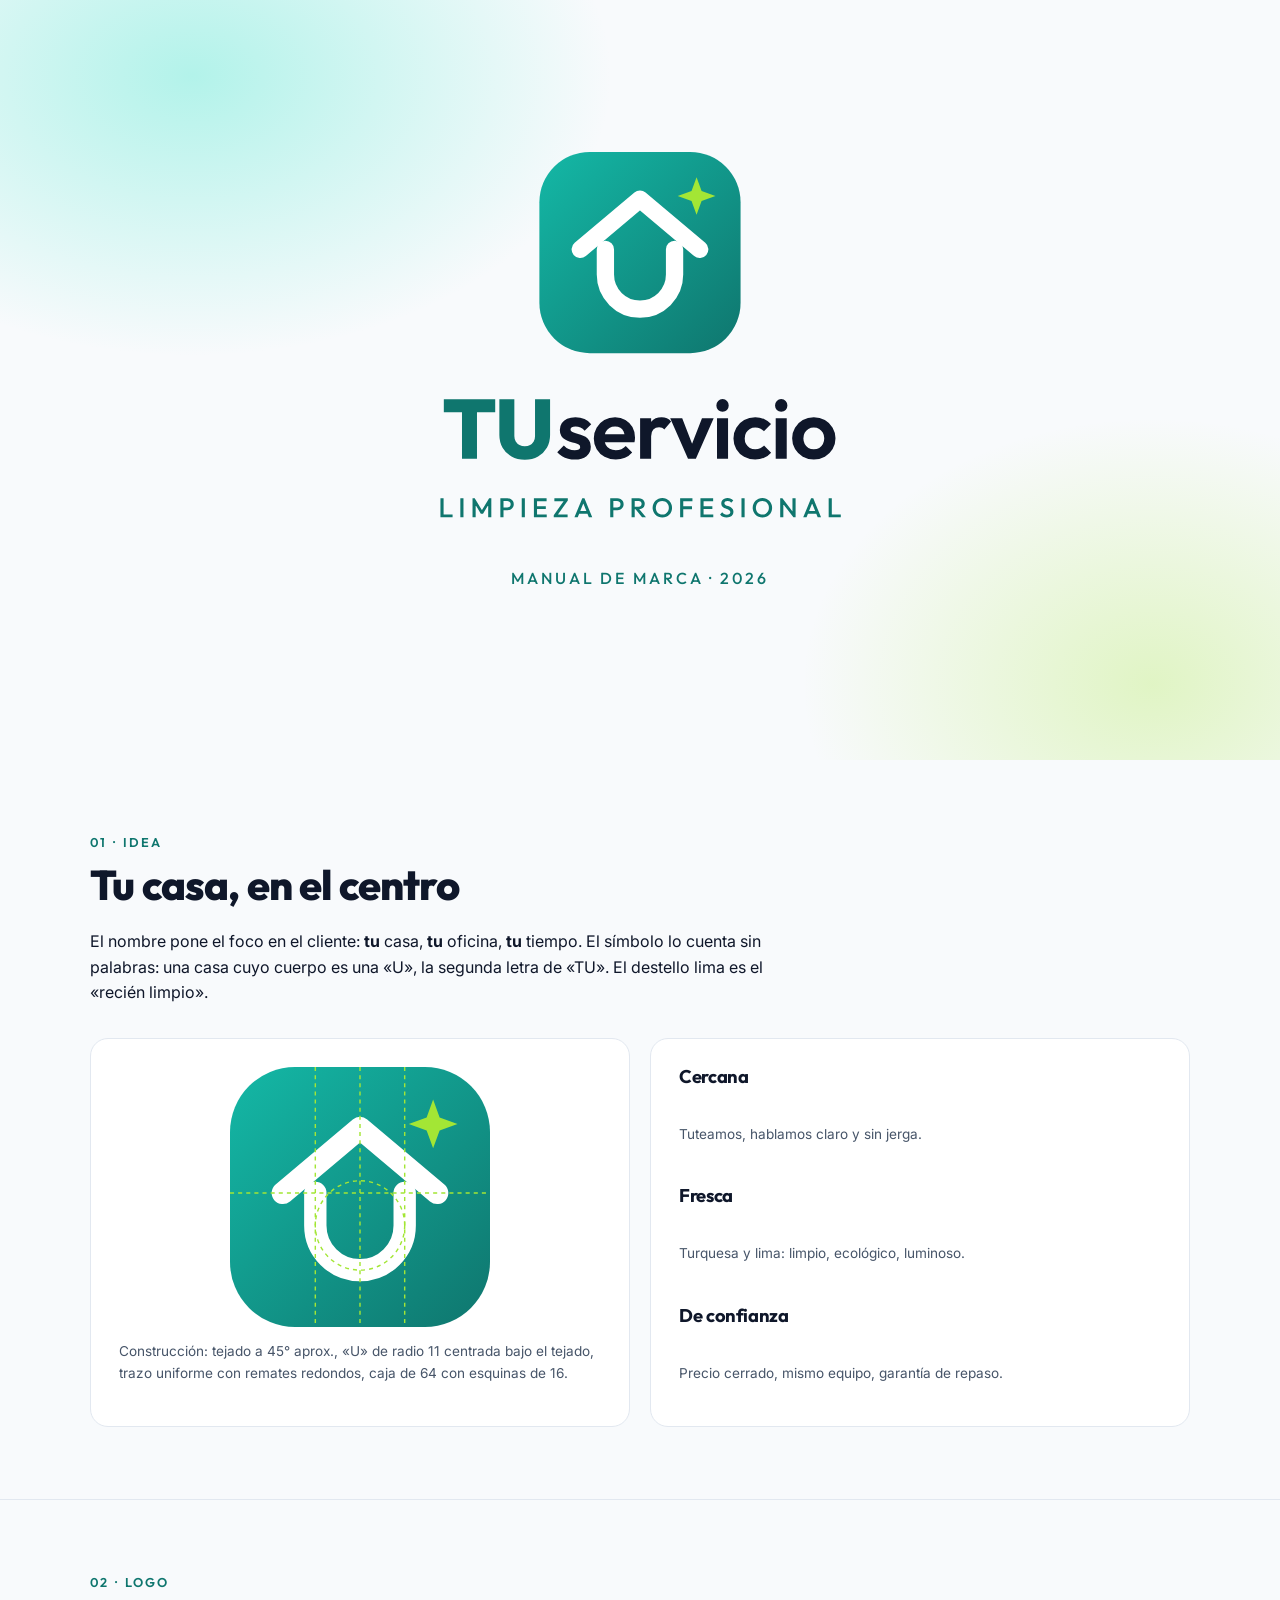
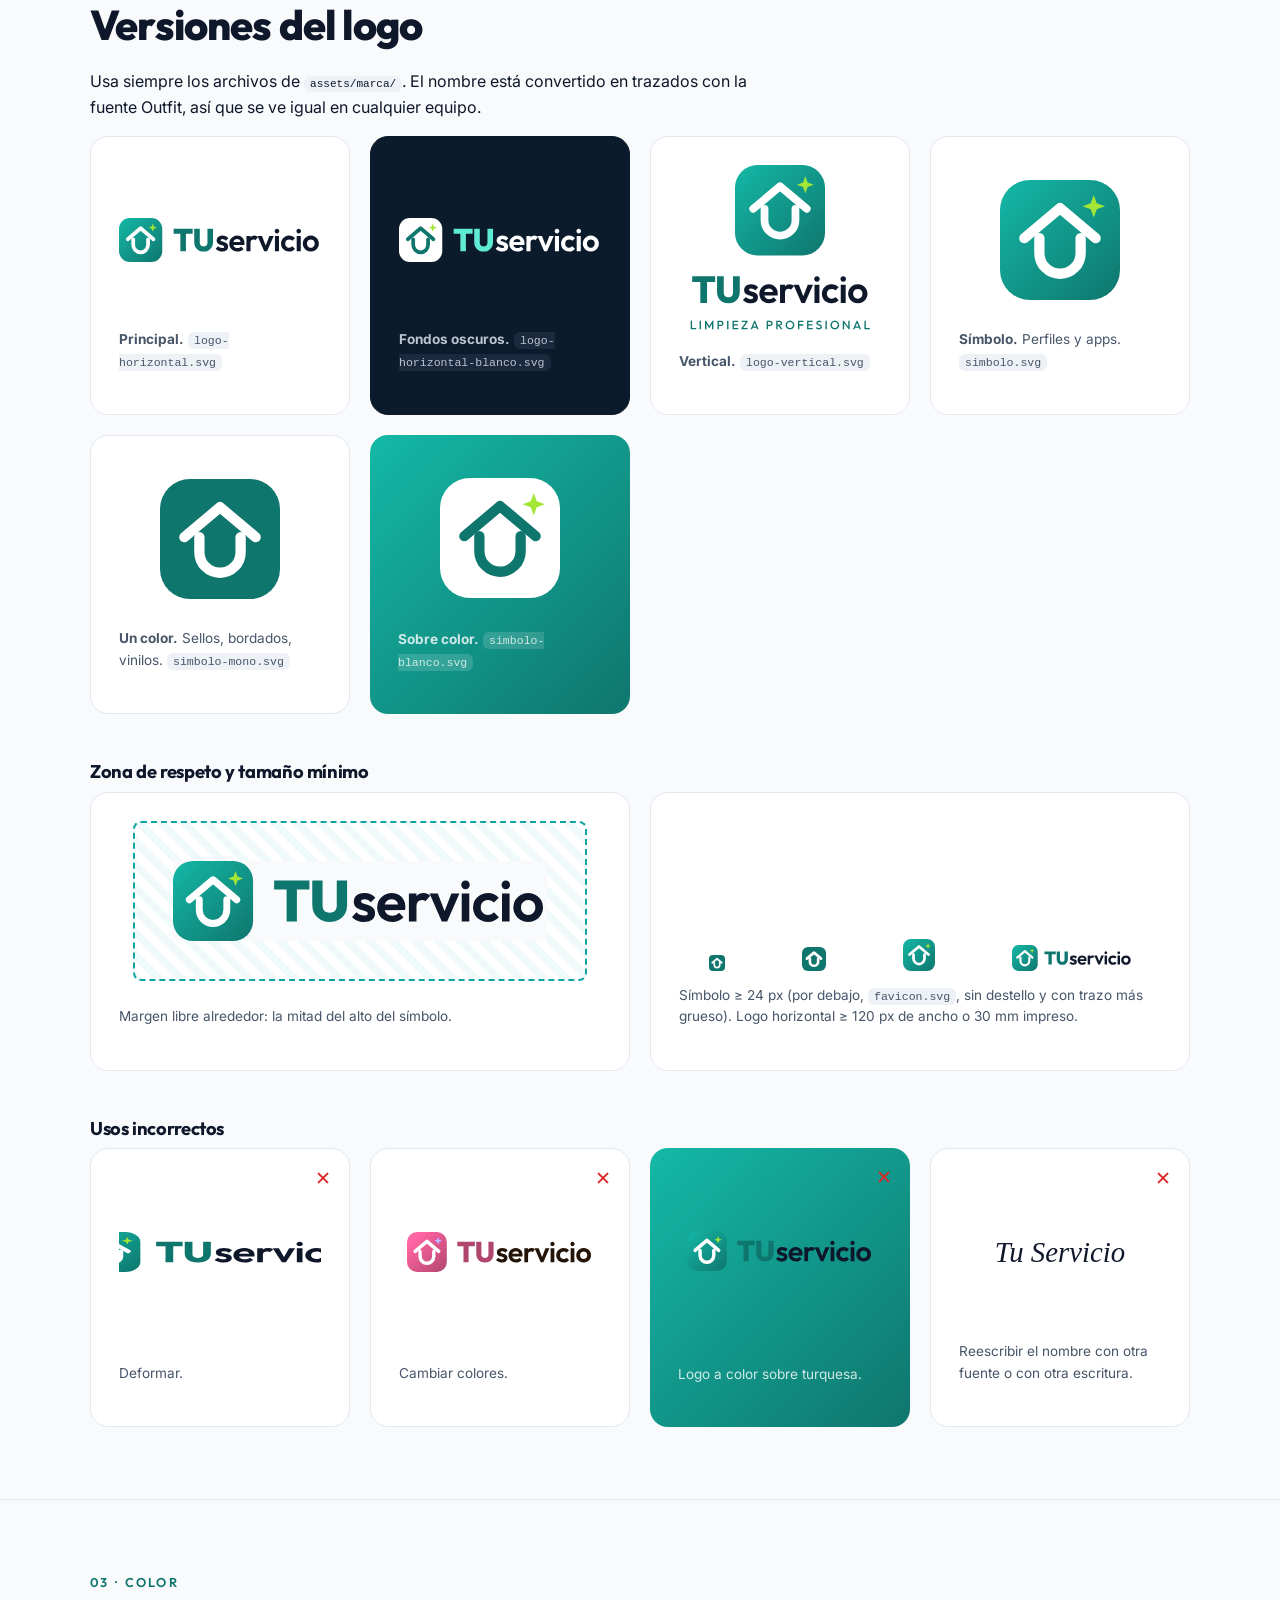
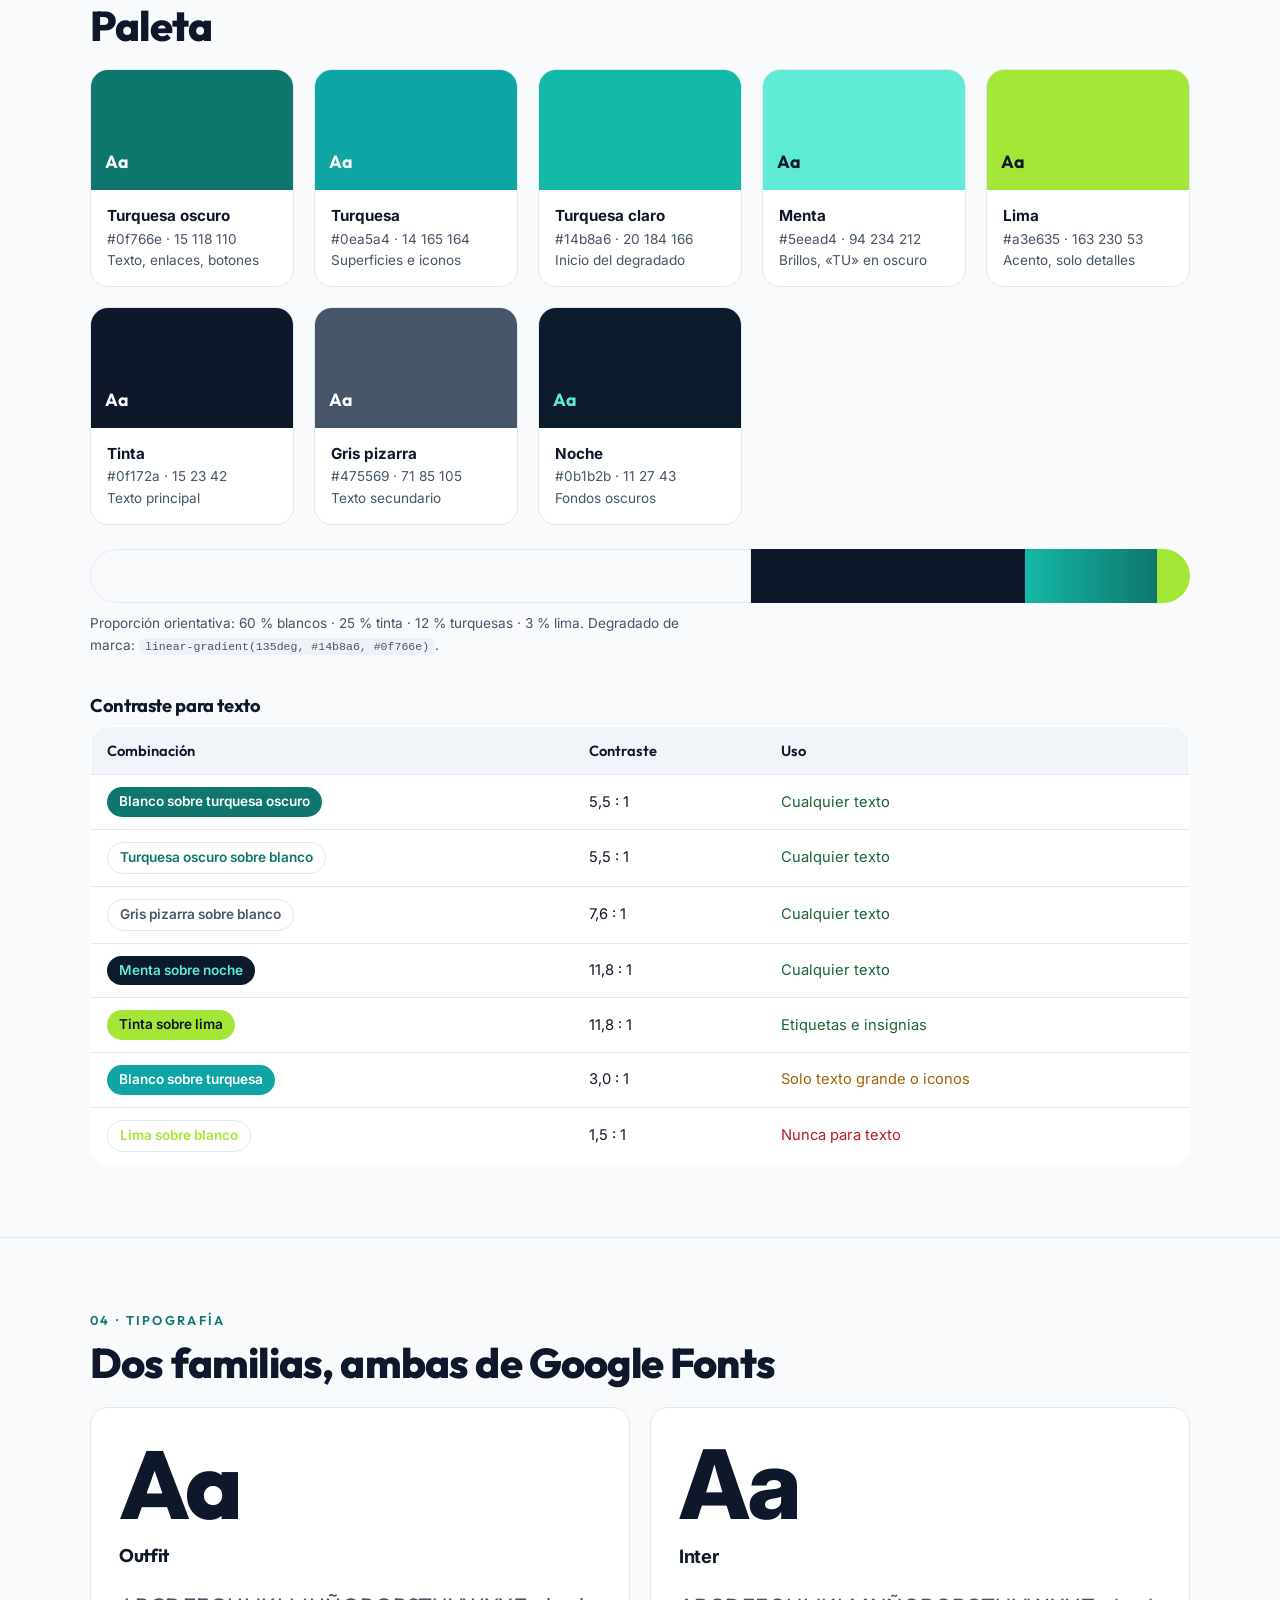
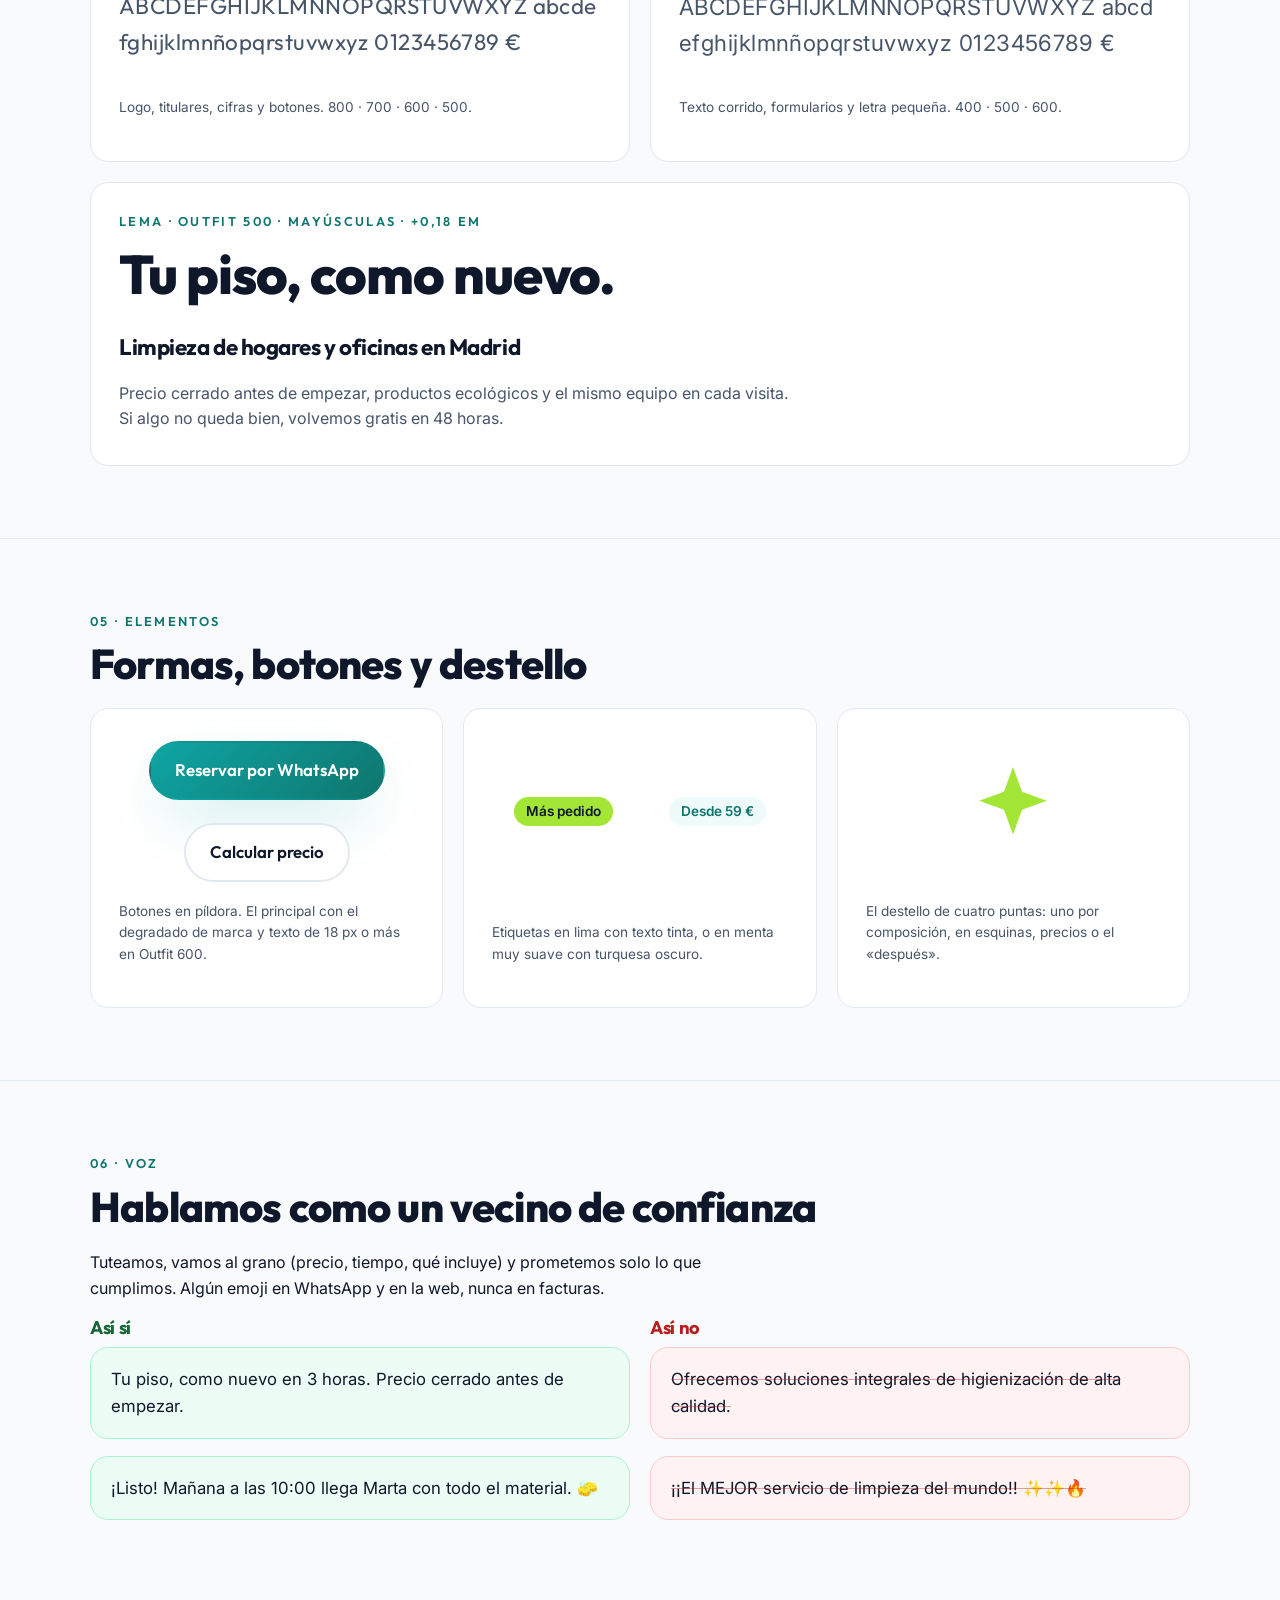
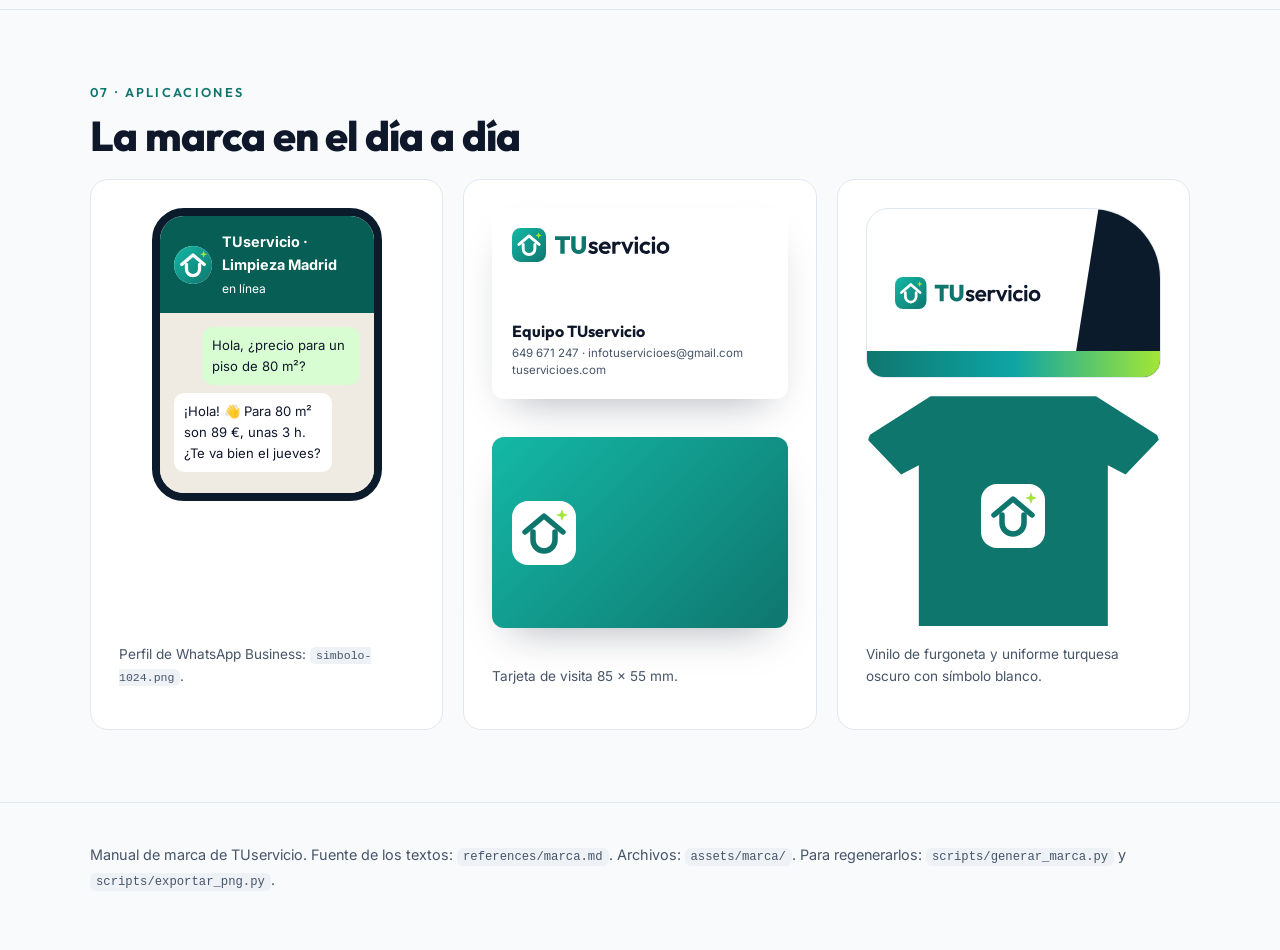
<file: .claude/skills/tuservicio-marca/manual-de-marca.html>
<!doctype html>
<html lang="es">
<head>
<meta charset="utf-8">
<meta name="viewport" content="width=device-width, initial-scale=1">
<title>Manual de marca · TUservicio</title>
<link rel="preconnect" href="https://fonts.googleapis.com">
<link rel="preconnect" href="https://fonts.gstatic.com" crossorigin>
<link rel="stylesheet" href="https://fonts.googleapis.com/css2?family=Outfit:wght@500;600;700;800&family=Inter:wght@400;500;600&display=swap">
<style>
  :root {
    --turquesa-oscuro: #0f766e; --turquesa: #0ea5a4; --turquesa-claro: #14b8a6; --menta: #5eead4;
    --lima: #a3e635; --tinta: #0f172a; --pizarra: #475569; --niebla: #f8fafc; --noche: #0b1b2b;
    --borde: #e2e8f0; --m: url("../../../assets/marca/");
  }
  * { box-sizing: border-box; }
  body { margin: 0; font-family: Inter, system-ui, sans-serif; color: var(--tinta); background: var(--niebla); line-height: 1.6; }
  h1, h2, h3 { font-family: Outfit, sans-serif; letter-spacing: -.02em; line-height: 1.1; margin: 0 0 .5em; }
  h2 { font-size: clamp(1.8rem, 4vw, 2.6rem); font-weight: 800; }
  h3 { font-size: 1.15rem; font-weight: 700; }
  p { margin: 0 0 1em; max-width: 68ch; }
  .envoltura { width: min(1100px, 100% - 32px); margin-inline: auto; }
  section { padding: 72px 0; border-bottom: 1px solid var(--borde); }
  .num { font-family: Outfit; font-weight: 600; color: var(--turquesa-oscuro); letter-spacing: .18em; font-size: .8rem; text-transform: uppercase; display: block; margin-bottom: 10px; }
  .rejilla { display: grid; gap: 20px; grid-template-columns: repeat(auto-fit, minmax(240px, 1fr)); }
  .tarjeta { background: #fff; border: 1px solid var(--borde); border-radius: 18px; padding: 28px; display: flex; flex-direction: column; gap: 14px; justify-content: space-between; }
  .tarjeta--oscura { background: var(--noche); border-color: var(--noche); color: #e5eefb; }
  .tarjeta--turquesa { background: linear-gradient(135deg, var(--turquesa-claro), var(--turquesa-oscuro)); border: 0; color: #fff; }
  .lienzo { min-height: 150px; display: grid; place-items: center; }
  .pie { font-size: .85rem; color: var(--pizarra); }
  .tarjeta--oscura .pie, .tarjeta--turquesa .pie { color: inherit; opacity: .8; }
  code { font-size: .85em; background: #eef2f6; padding: 2px 6px; border-radius: 6px; }
  .tarjeta--oscura code { background: #1f2d44; }
  .tarjeta--turquesa code { background: rgba(255,255,255,.18); color: #fff; }

  /* Portada */
  .portada { min-height: min(88vh, 760px); display: grid; place-items: center; text-align: center; background:
      radial-gradient(600px 400px at 15% 10%, rgba(94,234,212,.45), transparent 70%),
      radial-gradient(500px 380px at 90% 90%, rgba(163,230,53,.28), transparent 70%), var(--niebla); border: 0; }
  .portada img { width: min(420px, 80vw); }
  .portada .subt { font-family: Outfit; font-weight: 500; letter-spacing: .18em; text-transform: uppercase; color: var(--turquesa-oscuro); margin-top: 28px; }

  /* Construcción */
  .construccion { position: relative; width: 260px; height: 260px; }
  .construccion img { width: 100%; height: 100%; }
  .construccion svg { position: absolute; inset: 0; }

  /* Zona de respeto */
  .respeto { position: relative; padding: 40px; outline: 2px dashed var(--turquesa); outline-offset: -2px; border-radius: 8px; background: repeating-linear-gradient(45deg, rgba(14,165,164,.06) 0 8px, transparent 8px 16px); }
  .respeto img { display: block; height: 80px; background: var(--niebla); }

  /* Incorrectos */
  .mal { position: relative; }
  .mal .lienzo { overflow: hidden; }
  .mal .lienzo img { height: 40px; max-width: 100%; }
  .mal::after { content: "✕"; position: absolute; top: 14px; right: 18px; font-weight: 700; color: #dc2626; font-size: 1.2rem; }

  /* Color */
  .muestra { border-radius: 18px; overflow: hidden; border: 1px solid var(--borde); background: #fff; }
  .muestra__color { height: 120px; display: flex; align-items: flex-end; padding: 14px; font-family: Outfit; font-weight: 700; font-size: 1.1rem; }
  .muestra__datos { padding: 14px 16px; font-size: .85rem; color: var(--pizarra); }
  .muestra__datos strong { color: var(--tinta); display: block; font-size: .95rem; }
  .barra { display: flex; height: 54px; border-radius: 999px; overflow: hidden; margin-top: 24px; }
  table { width: 100%; border-collapse: collapse; background: #fff; border-radius: 18px; overflow: hidden; border: 1px solid var(--borde); font-size: .92rem; }
  th, td { text-align: left; padding: 12px 16px; border-bottom: 1px solid var(--borde); }
  th { font-family: Outfit; font-weight: 600; background: #f1f5f9; }
  .chip { display: inline-block; padding: 4px 12px; border-radius: 999px; font-weight: 600; font-size: .85rem; }
  .ok { color: #166534; } .ko { color: #b91c1c; } .medio { color: #a16207; }

  /* Tipografía */
  .tipo-grande { font-family: Outfit; font-weight: 800; font-size: clamp(3rem, 9vw, 6rem); line-height: 1; letter-spacing: -.03em; }
  .alfabeto { font-family: Outfit; font-size: 1.4rem; letter-spacing: .02em; word-break: break-all; color: var(--pizarra); }
  .inter .tipo-grande, .inter .alfabeto { font-family: Inter; }
  .jerarquia > * { margin: 0 0 .3em; }

  /* Elementos */
  .btn { display: inline-flex; align-items: center; gap: .5rem; padding: .85rem 1.5rem; border-radius: 999px; font-weight: 600; font-family: Outfit; font-size: 1.05rem; border: 2px solid transparent; }
  .btn--primario { background: linear-gradient(135deg, var(--turquesa), var(--turquesa-oscuro)); color: #fff; box-shadow: 0 24px 60px -20px rgba(14,165,164,.45); }
  .btn--fantasma { background: #fff; border-color: var(--borde); }
  .etiqueta { background: var(--lima); color: var(--tinta); }

  /* Voz */
  .voz { display: grid; grid-template-columns: 1fr 1fr; gap: 20px; }
  .burbuja { padding: 18px 20px; border-radius: 18px; font-size: 1.05rem; }
  .burbuja--si { background: #ecfdf5; border: 1px solid #a7f3d0; }
  .burbuja--no { background: #fef2f2; border: 1px solid #fecaca; text-decoration: line-through; text-decoration-color: rgba(185,28,28,.4); }

  /* Aplicaciones */
  .movil { width: 230px; margin-inline: auto; background: #fff; border-radius: 32px; border: 8px solid var(--noche); overflow: hidden; }
  .movil__cab { background: #075e54; color: #fff; padding: 14px; display: flex; gap: 10px; align-items: center; font-size: .9rem; }
  .movil__cab img { width: 38px; height: 38px; border-radius: 50%; background: #fff; }
  .movil__chat { background: #efeae2; padding: 14px; display: flex; flex-direction: column; gap: 8px; min-height: 180px; font-size: .82rem; }
  .movil__msg { background: #fff; border-radius: 10px; padding: 8px 10px; max-width: 85%; }
  .movil__msg--yo { background: #d9fdd3; align-self: flex-end; }
  .tarjeta-visita { aspect-ratio: 85 / 55; border-radius: 12px; box-shadow: 0 20px 40px -20px rgba(15,23,42,.35); padding: 20px; display: flex; flex-direction: column; justify-content: space-between; }
  .tarjeta-visita--frente { background: #fff; }
  .tarjeta-visita--dorso { background: linear-gradient(135deg, var(--turquesa-claro), var(--turquesa-oscuro)); display: grid; place-items: center; }
  .tarjeta-visita small { display: block; color: var(--pizarra); font-size: .72rem; line-height: 1.5; }
  .furgo { position: relative; height: 170px; background: #fff; border-radius: 22px 70px 18px 18px; border: 1px solid var(--borde); overflow: hidden; display: flex; align-items: center; padding: 0 28px; }
  .furgo::before { content: ""; position: absolute; right: 0; top: 0; bottom: 0; width: 30%; background: var(--noche); clip-path: polygon(30% 0, 100% 0, 100% 100%, 0 100%); }
  .furgo::after { content: ""; position: absolute; left: 0; right: 0; bottom: 0; height: 26px; background: linear-gradient(90deg, var(--turquesa-oscuro), var(--turquesa), var(--lima)); }
  .furgo img { width: 62%; height: auto; position: relative; z-index: 1; }
  .camiseta { height: 230px; display: grid; place-items: center; background: var(--turquesa-oscuro); border-radius: 60px 60px 18px 18px; clip-path: polygon(22% 0, 78% 0, 100% 18%, 88% 34%, 82% 30%, 82% 100%, 18% 100%, 18% 30%, 12% 34%, 0 18%); }
  .camiseta img { width: 64px; margin-top: 10px; }

  footer { padding: 40px 0 60px; color: var(--pizarra); font-size: .9rem; }
  @media (max-width: 640px) { .voz { grid-template-columns: 1fr; } section { padding: 52px 0; } }
</style>
</head>
<body>

<section class="portada">
  <div>
    <img src="../../../assets/marca/logo-vertical.svg" alt="TUservicio, limpieza profesional">
    <p class="subt">Manual de marca · 2026</p>
  </div>
</section>

<section>
  <div class="envoltura">
    <span class="num">01 · Idea</span>
    <h2>Tu casa, en el centro</h2>
    <p>El nombre pone el foco en el cliente: <strong>tu</strong> casa, <strong>tu</strong> oficina, <strong>tu</strong> tiempo. El símbolo lo cuenta sin palabras: una casa cuyo cuerpo es una «U», la segunda letra de «TU». El destello lima es el «recién limpio».</p>
    <div class="rejilla" style="margin-top:32px">
      <div class="tarjeta">
        <div class="lienzo">
          <div class="construccion">
            <img src="../../../assets/marca/simbolo.svg" alt="">
            <svg viewBox="0 0 64 64" aria-hidden="true">
              <g fill="none" stroke="#a3e635" stroke-width=".35" stroke-dasharray="1 1">
                <line x1="32" y1="0" x2="32" y2="64"/><line x1="0" y1="31" x2="64" y2="31"/>
                <line x1="21" y1="0" x2="21" y2="64"/><line x1="43" y1="0" x2="43" y2="64"/>
                <circle cx="32" cy="39" r="11"/>
              </g>
            </svg>
          </div>
        </div>
        <p class="pie">Construcción: tejado a 45° aprox., «U» de radio 11 centrada bajo el tejado, trazo uniforme con remates redondos, caja de 64 con esquinas de 16.</p>
      </div>
      <div class="tarjeta">
        <h3>Cercana</h3><p class="pie">Tuteamos, hablamos claro y sin jerga.</p>
        <h3>Fresca</h3><p class="pie">Turquesa y lima: limpio, ecológico, luminoso.</p>
        <h3>De confianza</h3><p class="pie">Precio cerrado, mismo equipo, garantía de repaso.</p>
      </div>
    </div>
  </div>
</section>

<section>
  <div class="envoltura">
    <span class="num">02 · Logo</span>
    <h2>Versiones del logo</h2>
    <p>Usa siempre los archivos de <code>assets/marca/</code>. El nombre está convertido en trazados con la fuente Outfit, así que se ve igual en cualquier equipo.</p>
    <div class="rejilla">
      <div class="tarjeta"><div class="lienzo"><img src="../../../assets/marca/logo-horizontal.svg" alt="" style="width:100%;max-width:300px"></div><p class="pie"><strong>Principal.</strong> <code>logo-horizontal.svg</code></p></div>
      <div class="tarjeta tarjeta--oscura"><div class="lienzo"><img src="../../../assets/marca/logo-horizontal-blanco.svg" alt="" style="width:100%;max-width:300px"></div><p class="pie"><strong>Fondos oscuros.</strong> <code>logo-horizontal-blanco.svg</code></p></div>
      <div class="tarjeta"><div class="lienzo"><img src="../../../assets/marca/logo-vertical.svg" alt="" style="height:170px"></div><p class="pie"><strong>Vertical.</strong> <code>logo-vertical.svg</code></p></div>
      <div class="tarjeta"><div class="lienzo"><img src="../../../assets/marca/simbolo.svg" alt="" style="height:120px"></div><p class="pie"><strong>Símbolo.</strong> Perfiles y apps. <code>simbolo.svg</code></p></div>
      <div class="tarjeta"><div class="lienzo"><img src="../../../assets/marca/simbolo-mono.svg" alt="" style="height:120px"></div><p class="pie"><strong>Un color.</strong> Sellos, bordados, vinilos. <code>simbolo-mono.svg</code></p></div>
      <div class="tarjeta tarjeta--turquesa"><div class="lienzo"><img src="../../../assets/marca/simbolo-blanco.svg" alt="" style="height:120px"></div><p class="pie"><strong>Sobre color.</strong> <code>simbolo-blanco.svg</code></p></div>
    </div>

    <h3 style="margin-top:48px">Zona de respeto y tamaño mínimo</h3>
    <div class="rejilla">
      <div class="tarjeta"><div class="lienzo"><div class="respeto"><img src="../../../assets/marca/logo-horizontal.svg" alt=""></div></div><p class="pie">Margen libre alrededor: la mitad del alto del símbolo.</p></div>
      <div class="tarjeta"><div class="lienzo" style="gap:18px;grid-auto-flow:column;align-items:end">
        <img src="../../../assets/marca/favicon.svg" alt="" style="height:16px"><img src="../../../assets/marca/favicon.svg" alt="" style="height:24px"><img src="../../../assets/marca/simbolo.svg" alt="" style="height:32px"><img src="../../../assets/marca/logo-horizontal.svg" alt="" style="width:120px">
      </div><p class="pie">Símbolo ≥ 24 px (por debajo, <code>favicon.svg</code>, sin destello y con trazo más grueso). Logo horizontal ≥ 120 px de ancho o 30 mm impreso.</p></div>
    </div>

    <h3 style="margin-top:48px">Usos incorrectos</h3>
    <div class="rejilla">
      <div class="tarjeta mal"><div class="lienzo"><img src="../../../assets/marca/logo-horizontal.svg" alt="" style="transform:scaleX(1.5)"></div><p class="pie">Deformar.</p></div>
      <div class="tarjeta mal"><div class="lienzo"><img src="../../../assets/marca/logo-horizontal.svg" alt="" style="filter:hue-rotate(160deg)"></div><p class="pie">Cambiar colores.</p></div>
      <div class="tarjeta mal tarjeta--turquesa"><div class="lienzo"><img src="../../../assets/marca/logo-horizontal.svg" alt=""></div><p class="pie">Logo a color sobre turquesa.</p></div>
      <div class="tarjeta mal"><div class="lienzo"><span style="font-family:Georgia,serif;font-size:1.8rem;font-style:italic">Tu Servicio</span></div><p class="pie">Reescribir el nombre con otra fuente o con otra escritura.</p></div>
    </div>
  </div>
</section>

<section>
  <div class="envoltura">
    <span class="num">03 · Color</span>
    <h2>Paleta</h2>
    <div class="rejilla" style="grid-template-columns:repeat(auto-fit,minmax(180px,1fr))">
      <div class="muestra"><div class="muestra__color" style="background:#0f766e;color:#fff">Aa</div><div class="muestra__datos"><strong>Turquesa oscuro</strong>#0f766e · 15 118 110<br>Texto, enlaces, botones</div></div>
      <div class="muestra"><div class="muestra__color" style="background:#0ea5a4;color:#fff">Aa</div><div class="muestra__datos"><strong>Turquesa</strong>#0ea5a4 · 14 165 164<br>Superficies e iconos</div></div>
      <div class="muestra"><div class="muestra__color" style="background:#14b8a6"></div><div class="muestra__datos"><strong>Turquesa claro</strong>#14b8a6 · 20 184 166<br>Inicio del degradado</div></div>
      <div class="muestra"><div class="muestra__color" style="background:#5eead4;color:#0f172a">Aa</div><div class="muestra__datos"><strong>Menta</strong>#5eead4 · 94 234 212<br>Brillos, «TU» en oscuro</div></div>
      <div class="muestra"><div class="muestra__color" style="background:#a3e635;color:#0f172a">Aa</div><div class="muestra__datos"><strong>Lima</strong>#a3e635 · 163 230 53<br>Acento, solo detalles</div></div>
      <div class="muestra"><div class="muestra__color" style="background:#0f172a;color:#fff">Aa</div><div class="muestra__datos"><strong>Tinta</strong>#0f172a · 15 23 42<br>Texto principal</div></div>
      <div class="muestra"><div class="muestra__color" style="background:#475569;color:#fff">Aa</div><div class="muestra__datos"><strong>Gris pizarra</strong>#475569 · 71 85 105<br>Texto secundario</div></div>
      <div class="muestra"><div class="muestra__color" style="background:#0b1b2b;color:#5eead4">Aa</div><div class="muestra__datos"><strong>Noche</strong>#0b1b2b · 11 27 43<br>Fondos oscuros</div></div>
    </div>
    <div class="barra" aria-label="Proporción de uso del color">
      <span style="flex:60;background:#f8fafc;border:1px solid var(--borde);border-radius:999px 0 0 999px"></span><span style="flex:25;background:#0f172a"></span><span style="flex:12;background:linear-gradient(90deg,#14b8a6,#0f766e)"></span><span style="flex:3;background:#a3e635"></span>
    </div>
    <p class="pie" style="margin-top:10px">Proporción orientativa: 60 % blancos · 25 % tinta · 12 % turquesas · 3 % lima. Degradado de marca: <code>linear-gradient(135deg, #14b8a6, #0f766e)</code>.</p>

    <h3 style="margin-top:40px">Contraste para texto</h3>
    <table>
      <thead><tr><th>Combinación</th><th>Contraste</th><th>Uso</th></tr></thead>
      <tbody>
        <tr><td><span class="chip" style="background:#0f766e;color:#fff">Blanco sobre turquesa oscuro</span></td><td>5,5 : 1</td><td class="ok">Cualquier texto</td></tr>
        <tr><td><span class="chip" style="background:#fff;color:#0f766e;border:1px solid var(--borde)">Turquesa oscuro sobre blanco</span></td><td>5,5 : 1</td><td class="ok">Cualquier texto</td></tr>
        <tr><td><span class="chip" style="background:#fff;color:#475569;border:1px solid var(--borde)">Gris pizarra sobre blanco</span></td><td>7,6 : 1</td><td class="ok">Cualquier texto</td></tr>
        <tr><td><span class="chip" style="background:#0b1b2b;color:#5eead4">Menta sobre noche</span></td><td>11,8 : 1</td><td class="ok">Cualquier texto</td></tr>
        <tr><td><span class="chip" style="background:#a3e635;color:#0f172a">Tinta sobre lima</span></td><td>11,8 : 1</td><td class="ok">Etiquetas e insignias</td></tr>
        <tr><td><span class="chip" style="background:#0ea5a4;color:#fff">Blanco sobre turquesa</span></td><td>3,0 : 1</td><td class="medio">Solo texto grande o iconos</td></tr>
        <tr><td><span class="chip" style="background:#fff;color:#a3e635;border:1px solid var(--borde)">Lima sobre blanco</span></td><td>1,5 : 1</td><td class="ko">Nunca para texto</td></tr>
      </tbody>
    </table>
  </div>
</section>

<section>
  <div class="envoltura">
    <span class="num">04 · Tipografía</span>
    <h2>Dos familias, ambas de Google Fonts</h2>
    <div class="rejilla">
      <div class="tarjeta"><div class="tipo-grande">Aa</div><h3>Outfit</h3><p class="alfabeto">ABCDEFGHIJKLMNÑOPQRSTUVWXYZ abcdefghijklmnñopqrstuvwxyz 0123456789 €</p><p class="pie">Logo, titulares, cifras y botones. 800 · 700 · 600 · 500.</p></div>
      <div class="tarjeta inter"><div class="tipo-grande">Aa</div><h3 style="font-family:Inter">Inter</h3><p class="alfabeto">ABCDEFGHIJKLMNÑOPQRSTUVWXYZ abcdefghijklmnñopqrstuvwxyz 0123456789 €</p><p class="pie">Texto corrido, formularios y letra pequeña. 400 · 500 · 600.</p></div>
    </div>
    <div class="tarjeta jerarquia" style="margin-top:20px">
      <span class="num" style="margin:0">Lema · Outfit 500 · mayúsculas · +0,18 em</span>
      <h1 style="font-size:clamp(2rem,5vw,3.4rem);font-weight:800">Tu piso, como nuevo.</h1>
      <h3 style="font-size:1.4rem">Limpieza de hogares y oficinas en Madrid</h3>
      <p style="font-family:Inter;color:var(--pizarra)">Precio cerrado antes de empezar, productos ecológicos y el mismo equipo en cada visita. Si algo no queda bien, volvemos gratis en 48 horas.</p>
    </div>
  </div>
</section>

<section>
  <div class="envoltura">
    <span class="num">05 · Elementos</span>
    <h2>Formas, botones y destello</h2>
    <div class="rejilla">
      <div class="tarjeta"><div class="lienzo" style="gap:14px"><span class="btn btn--primario">Reservar por WhatsApp</span><span class="btn btn--fantasma">Calcular precio</span></div><p class="pie">Botones en píldora. El principal con el degradado de marca y texto de 18 px o más en Outfit 600.</p></div>
      <div class="tarjeta"><div class="lienzo" style="gap:12px;grid-auto-flow:column"><span class="chip etiqueta">Más pedido</span><span class="chip" style="background:#eefbfa;color:#0f766e">Desde 59 €</span></div><p class="pie">Etiquetas en lima con texto tinta, o en menta muy suave con turquesa oscuro.</p></div>
      <div class="tarjeta"><div class="lienzo"><svg width="90" height="90" viewBox="0 0 16 16" aria-hidden="true"><path d="M8 0l1.6 4.4L14 6l-4.4 1.6L8 12 6.4 7.6 2 6l4.4-1.6z" fill="#a3e635"/></svg></div><p class="pie">El destello de cuatro puntas: uno por composición, en esquinas, precios o el «después».</p></div>
    </div>
  </div>
</section>

<section>
  <div class="envoltura">
    <span class="num">06 · Voz</span>
    <h2>Hablamos como un vecino de confianza</h2>
    <p>Tuteamos, vamos al grano (precio, tiempo, qué incluye) y prometemos solo lo que cumplimos. Algún emoji en WhatsApp y en la web, nunca en facturas.</p>
    <div class="voz">
      <div><h3 class="ok">Así sí</h3>
        <p class="burbuja burbuja--si">Tu piso, como nuevo en 3 horas. Precio cerrado antes de empezar.</p>
        <p class="burbuja burbuja--si">¡Listo! Mañana a las 10:00 llega Marta con todo el material. 🧽</p>
      </div>
      <div><h3 class="ko">Así no</h3>
        <p class="burbuja burbuja--no">Ofrecemos soluciones integrales de higienización de alta calidad.</p>
        <p class="burbuja burbuja--no">¡¡El MEJOR servicio de limpieza del mundo!! ✨✨🔥</p>
      </div>
    </div>
  </div>
</section>

<section>
  <div class="envoltura">
    <span class="num">07 · Aplicaciones</span>
    <h2>La marca en el día a día</h2>
    <div class="rejilla">
      <div class="tarjeta"><div class="movil">
        <div class="movil__cab"><img src="../../../assets/marca/simbolo.svg" alt=""><div><strong>TUservicio · Limpieza Madrid</strong><br><small>en línea</small></div></div>
        <div class="movil__chat"><span class="movil__msg movil__msg--yo">Hola, ¿precio para un piso de 80 m²?</span><span class="movil__msg">¡Hola! 👋 Para 80 m² son 89 €, unas 3 h. ¿Te va bien el jueves?</span></div>
      </div><p class="pie">Perfil de WhatsApp Business: <code>simbolo-1024.png</code>.</p></div>
      <div class="tarjeta" style="gap:18px">
        <div class="tarjeta-visita tarjeta-visita--frente"><img src="../../../assets/marca/logo-horizontal.svg" alt="" style="width:62%"><div><strong style="font-family:Outfit">Equipo TUservicio</strong><small>649 671 247 · infotuservicioes@gmail.com<br>tuservicioes.com</small></div></div>
        <div class="tarjeta-visita tarjeta-visita--dorso"><img src="../../../assets/marca/simbolo-blanco.svg" alt="" style="width:64px"></div>
        <p class="pie">Tarjeta de visita 85 × 55 mm.</p>
      </div>
      <div class="tarjeta" style="gap:18px">
        <div class="furgo"><img src="../../../assets/marca/logo-horizontal.svg" alt=""></div>
        <div class="camiseta"><img src="../../../assets/marca/simbolo-blanco.svg" alt=""></div>
        <p class="pie">Vinilo de furgoneta y uniforme turquesa oscuro con símbolo blanco.</p>
      </div>
    </div>
  </div>
</section>

<footer class="envoltura">
  Manual de marca de TUservicio. Fuente de los textos: <code>references/marca.md</code>. Archivos: <code>assets/marca/</code>. Para regenerarlos: <code>scripts/generar_marca.py</code> y <code>scripts/exportar_png.py</code>.
</footer>
</body>
</html>
</file>
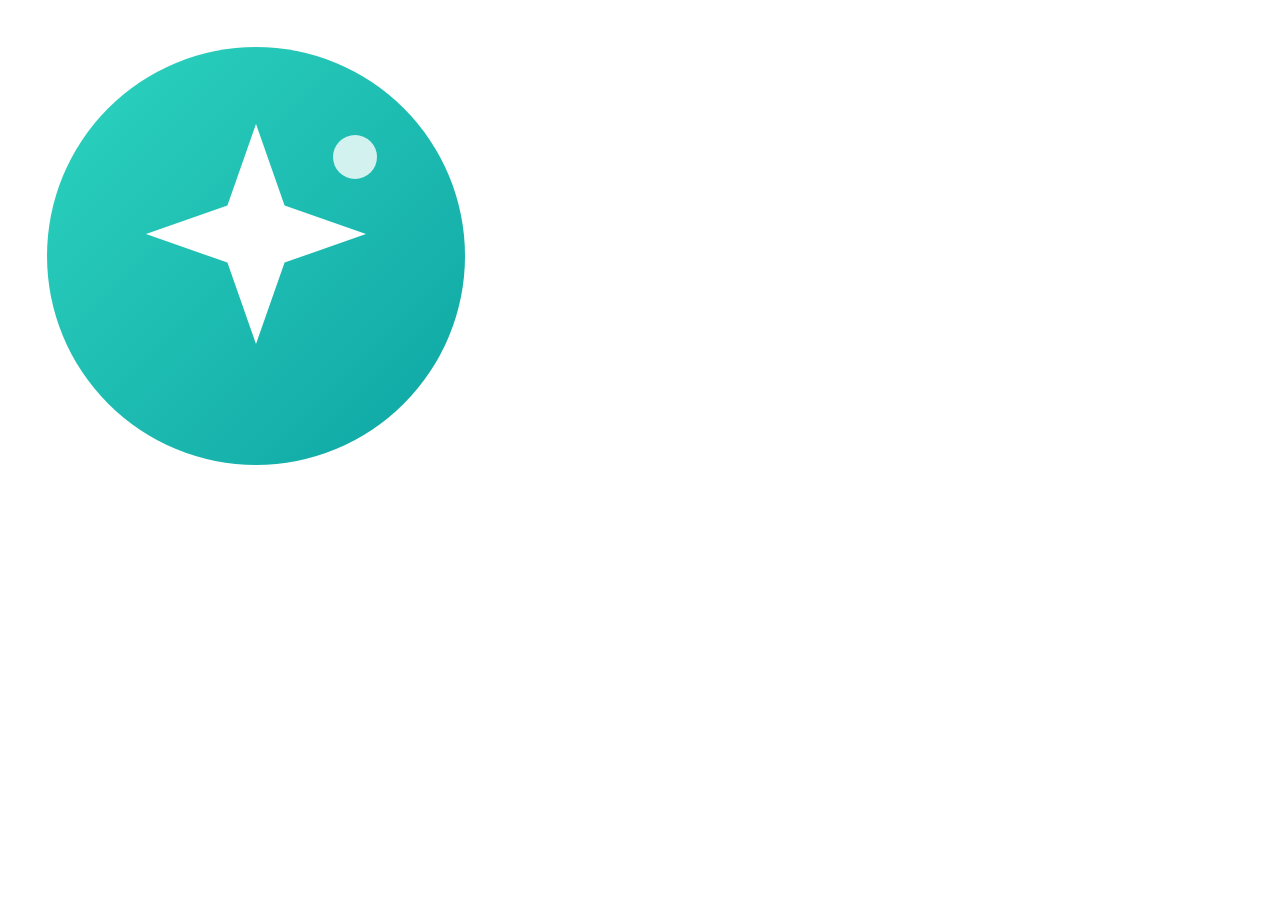
<file: .claude/skills/brillia-seo/assets/logo-512.html>
<!doctype html><html><head><style>*{margin:0}body{width:512px;height:512px;background:#fff;display:grid;place-items:center}</style></head><body>
<svg viewBox="0 0 40 40" width="440" height="440"><defs><linearGradient id="g" x1="0" x2="1" y1="0" y2="1"><stop offset="0" stop-color="#2dd4bf"/><stop offset="1" stop-color="#0ea5a4"/></linearGradient></defs><circle cx="20" cy="20" r="19" fill="url(#g)"/><path d="M20 8l2.6 7.4L30 18l-7.4 2.6L20 28l-2.6-7.4L10 18l7.4-2.6z" fill="#fff"/><circle cx="29" cy="11" r="2" fill="#fff" opacity=".8"/></svg></body></html>
</file>
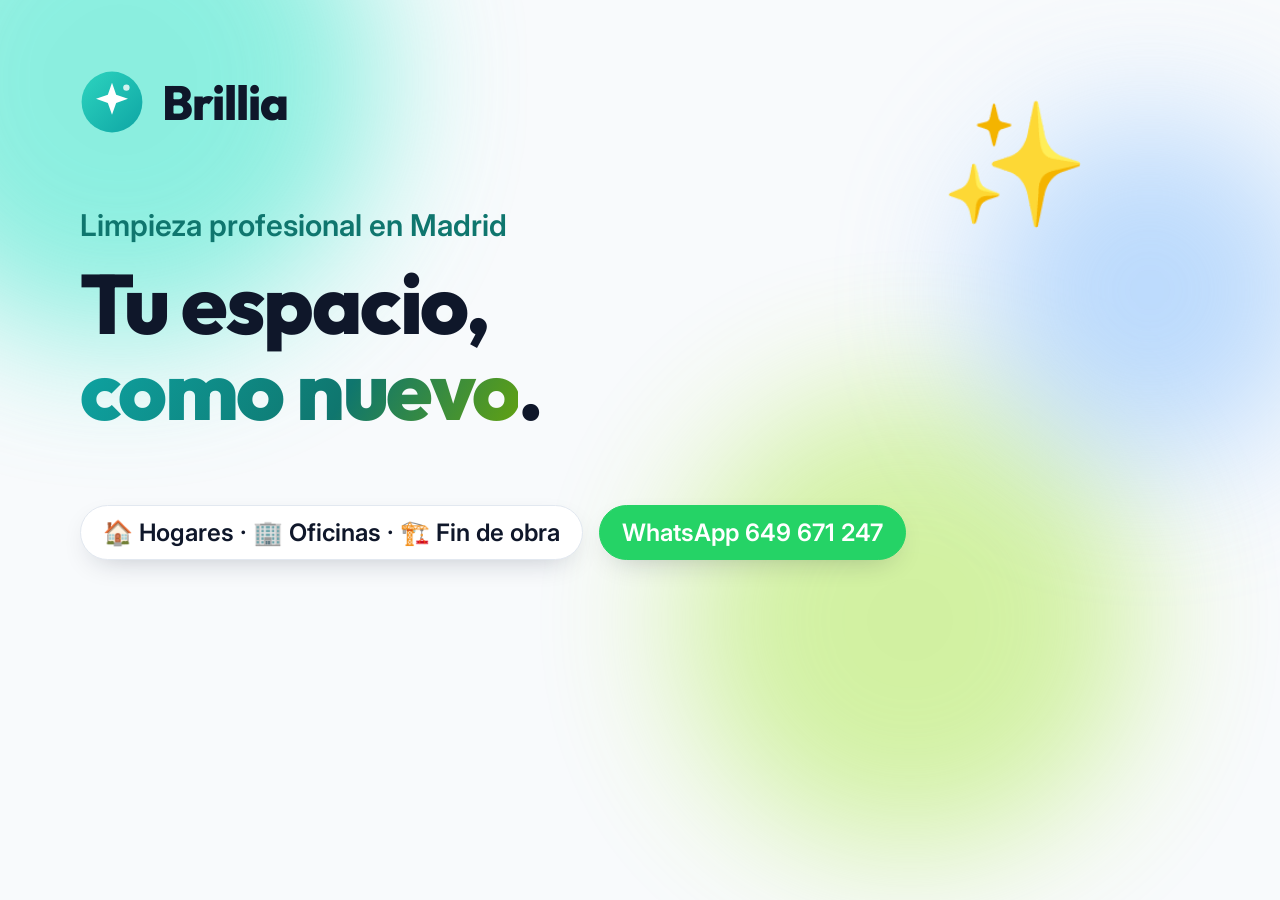
<file: .claude/skills/brillia-seo/assets/og-brillia.html>
<!doctype html><html lang="es"><head><meta charset="utf-8">
<link rel="stylesheet" href="https://fonts.googleapis.com/css2?family=Outfit:wght@700;800&family=Inter:wght@500;600&display=block">
<style>
*{box-sizing:border-box;margin:0}
body{width:1200px;height:630px;overflow:hidden;font-family:Inter,sans-serif;background:#f8fafc;position:relative;color:#0f172a}
.b{position:absolute;border-radius:50%;filter:blur(70px)}
.b1{width:520px;height:520px;background:#5eead4;top:-180px;left:-140px;opacity:.7}
.b2{width:460px;height:460px;background:#a3e635;bottom:-220px;right:60px;opacity:.45}
.b3{width:340px;height:340px;background:#93c5fd;top:120px;right:-120px;opacity:.6}
.c{position:absolute;inset:0;padding:70px 80px;display:flex;flex-direction:column;justify-content:space-between}
.logo{display:flex;align-items:center;gap:18px;font-family:Outfit;font-weight:800;font-size:48px;letter-spacing:-.02em}
h1{font-family:Outfit;font-weight:800;font-size:84px;line-height:1.02;letter-spacing:-.03em}
h1 em{font-style:normal;background:linear-gradient(120deg,#0ea5a4,#0f766e 60%,#65a30d);-webkit-background-clip:text;color:transparent}
.sub{font-size:30px;font-weight:600;color:#0f766e;margin-bottom:18px}
.pie{display:flex;gap:16px;font-size:24px;font-weight:600}
.pie span{background:#fff;border:1px solid #e2e8f0;border-radius:999px;padding:12px 22px;box-shadow:0 10px 30px -14px rgba(15,23,42,.3)}
.pie .wa{background:#25d366;color:#fff;border-color:#25d366}
.chispa{position:absolute;right:110px;top:90px;font-size:120px}
</style></head><body>
<div class="b b1"></div><div class="b b2"></div><div class="b b3"></div>
<div class="chispa">✨</div>
<div class="c">
  <div class="logo"><svg viewBox="0 0 40 40" width="64" height="64"><defs><linearGradient id="g" x1="0" x2="1" y1="0" y2="1"><stop offset="0" stop-color="#2dd4bf"/><stop offset="1" stop-color="#0ea5a4"/></linearGradient></defs><circle cx="20" cy="20" r="19" fill="url(#g)"/><path d="M20 8l2.6 7.4L30 18l-7.4 2.6L20 28l-2.6-7.4L10 18l7.4-2.6z" fill="#fff"/><circle cx="29" cy="11" r="2" fill="#fff" opacity=".8"/></svg>Brillia</div>
  <div><p class="sub">Limpieza profesional en Madrid</p><h1>Tu espacio,<br><em>como nuevo</em>.</h1></div>
  <div class="pie"><span>🏠 Hogares · 🏢 Oficinas · 🏗️ Fin de obra</span><span class="wa">WhatsApp 649 671 247</span></div>
</div></body></html>
</file>
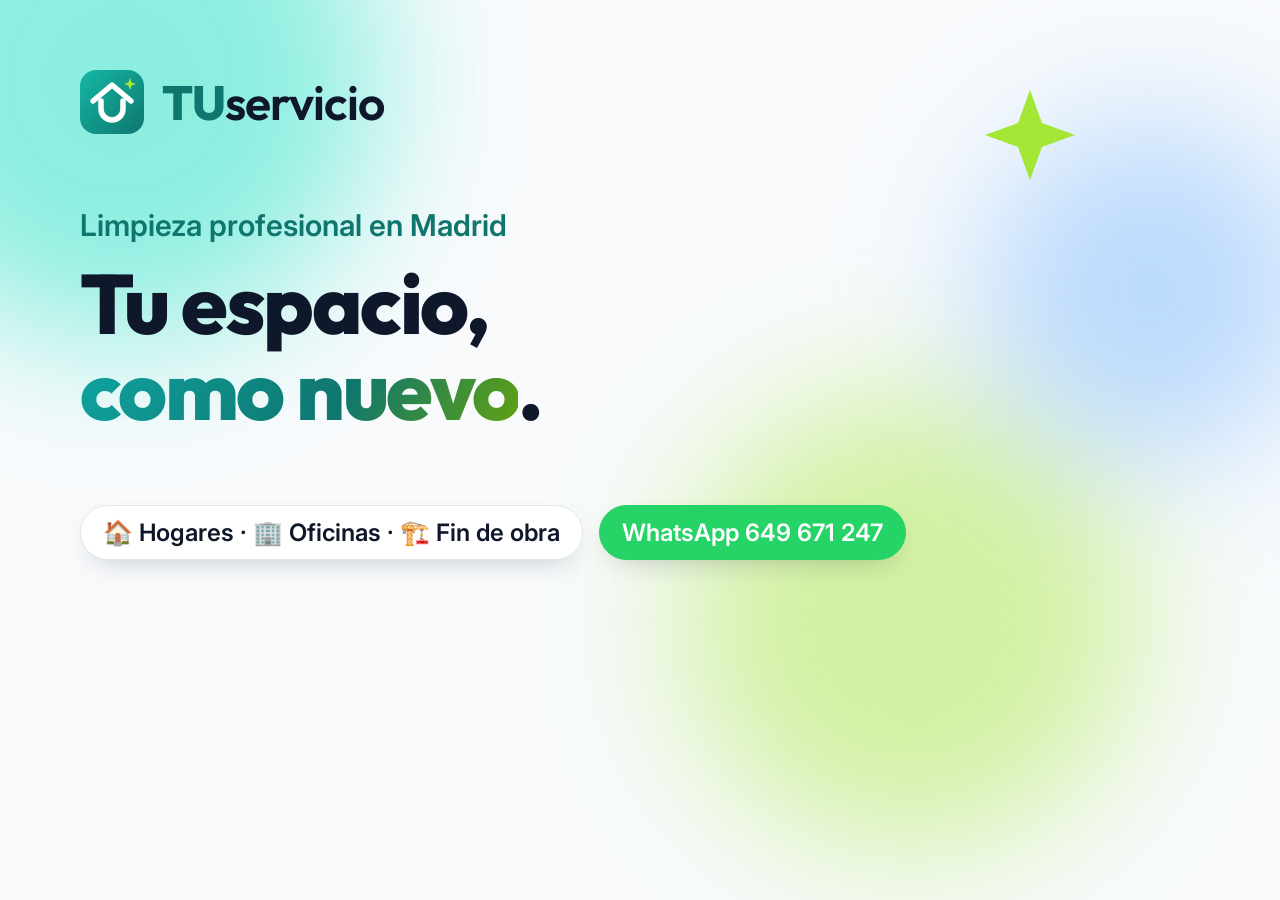
<file: .claude/skills/tuservicio-seo/assets/og-tuservicio.html>
<!doctype html><html lang="es"><head><meta charset="utf-8">
<link rel="stylesheet" href="https://fonts.googleapis.com/css2?family=Outfit:wght@600;700;800&family=Inter:wght@500;600&display=block">
<style>
*{box-sizing:border-box;margin:0}
body{width:1200px;height:630px;overflow:hidden;font-family:Inter,sans-serif;background:#f8fafc;position:relative;color:#0f172a}
.b{position:absolute;border-radius:50%;filter:blur(70px)}
.b1{width:520px;height:520px;background:#5eead4;top:-180px;left:-140px;opacity:.7}
.b2{width:460px;height:460px;background:#a3e635;bottom:-220px;right:60px;opacity:.45}
.b3{width:340px;height:340px;background:#93c5fd;top:120px;right:-120px;opacity:.6}
.c{position:absolute;inset:0;padding:70px 80px;display:flex;flex-direction:column;justify-content:space-between}
.logo{display:flex;align-items:center;gap:18px;font-family:Outfit;font-weight:600;font-size:48px;letter-spacing:-.02em}.logo b{font-weight:800;color:#0f766e}
h1{font-family:Outfit;font-weight:800;font-size:84px;line-height:1.02;letter-spacing:-.03em}
h1 em{font-style:normal;background:linear-gradient(120deg,#0ea5a4,#0f766e 60%,#65a30d);-webkit-background-clip:text;color:transparent}
.sub{font-size:30px;font-weight:600;color:#0f766e;margin-bottom:18px}
.pie{display:flex;gap:16px;font-size:24px;font-weight:600}
.pie span{background:#fff;border:1px solid #e2e8f0;border-radius:999px;padding:12px 22px;box-shadow:0 10px 30px -14px rgba(15,23,42,.3)}
.pie .wa{background:#25d366;color:#fff;border-color:#25d366}
.chispa{position:absolute;right:110px;top:90px}
</style></head><body>
<div class="b b1"></div><div class="b b2"></div><div class="b b3"></div>
<svg class="chispa" viewBox="0 0 16 16" width="120" height="120" aria-hidden="true"><path d="M8 0l1.6 4.4L14 6l-4.4 1.6L8 12 6.4 7.6 2 6l4.4-1.6z" fill="#a3e635"/></svg>
<div class="c">
  <div class="logo"><svg viewBox="0 0 64 64" width="64" height="64"><defs><linearGradient id="g" x1="0" y1="0" x2="1" y2="1"><stop offset="0" stop-color="#14b8a6"/><stop offset="1" stop-color="#0f766e"/></linearGradient></defs><rect width="64" height="64" rx="16" fill="url(#g)"/><path d="M13 31 L32 15 L51 31" fill="none" stroke="#fff" stroke-width="5.5" stroke-linecap="round" stroke-linejoin="round"/><path d="M21 31 V39 a11 11 0 0 0 22 0 V31" fill="none" stroke="#fff" stroke-width="5.5" stroke-linecap="round"/><path d="M50 8 l1.6 4.4 4.4 1.6 -4.4 1.6 -1.6 4.4 -1.6 -4.4 -4.4 -1.6 4.4 -1.6z" fill="#a3e635"/></svg><span><b>TU</b>servicio</span></div>
  <div><p class="sub">Limpieza profesional en Madrid</p><h1>Tu espacio,<br><em>como nuevo</em>.</h1></div>
  <div class="pie"><span>🏠 Hogares · 🏢 Oficinas · 🏗️ Fin de obra</span><span class="wa">WhatsApp 649 671 247</span></div>
</div></body></html>
</file>
<file: css/styles.css>
/* ===== TUservicio · estilos ===== */
:root {
  --fondo: #f8fafc;
  --fondo-suave: #eefbfa;
  --superficie: #ffffff;
  --texto: #0f172a;
  --texto-suave: #475569;
  --borde: #e2e8f0;
  --primario: #0ea5a4;
  --primario-oscuro: #0f766e;
  --primario-claro: #5eead4;
  --acento: #a3e635;
  --oscuro: #0b1b2b;
  --sombra: 0 10px 30px -12px rgba(15, 23, 42, .18);
  --sombra-fuerte: 0 24px 60px -20px rgba(14, 165, 164, .45);
  --radio: 18px;
  --fuente: "Inter", system-ui, -apple-system, Segoe UI, Roboto, sans-serif;
  --fuente-titulo: "Outfit", var(--fuente);
  --transicion: .25s cubic-bezier(.2, .8, .2, 1);
  color-scheme: light;
}
:root[data-tema="oscuro"] {
  --fondo: #0b1220;
  --fondo-suave: #0f1a2a;
  --superficie: #131d2f;
  --texto: #e5eefb;
  --texto-suave: #9fb0c8;
  --borde: #1f2d44;
  --sombra: 0 10px 30px -12px rgba(0, 0, 0, .6);
  color-scheme: dark;
}

*, *::before, *::after { box-sizing: border-box; }
html { scroll-behavior: smooth; -webkit-text-size-adjust: 100%; }
body {
  margin: 0; font-family: var(--fuente); color: var(--texto); background: var(--fondo);
  line-height: 1.6; overflow-x: hidden; transition: background var(--transicion), color var(--transicion);
}
img, svg { display: block; max-width: 100%; }
a { color: inherit; text-decoration: none; }
button { font: inherit; cursor: pointer; }
h1, h2, h3, h4 { font-family: var(--fuente-titulo); line-height: 1.1; margin: 0 0 .6em; letter-spacing: -.02em; }
h1 { font-size: clamp(2.3rem, 5.5vw, 4.2rem); font-weight: 800; }
h2 { font-size: clamp(1.8rem, 3.6vw, 2.7rem); font-weight: 700; }
h3 { font-size: 1.25rem; font-weight: 700; }
p { margin: 0 0 1em; }
.contenedor { width: min(1180px, 100% - 2rem); margin-inline: auto; }
.contenedor--estrecho { max-width: 820px; }
:focus-visible { outline: 3px solid var(--acento); outline-offset: 3px; border-radius: 6px; }
[hidden] { display: none !important; }

/* Barra de progreso de scroll (mopa) */
.progreso { position: fixed; inset: 0 0 auto 0; height: 4px; z-index: 60; background: transparent; pointer-events: none; }
.progreso span { display: block; height: 100%; width: 0; background: linear-gradient(90deg, var(--primario), var(--acento)); border-radius: 0 4px 4px 0; transition: width .1s linear; box-shadow: 0 0 12px var(--primario-claro); }

/* ===== Botones ===== */
.btn {
  display: inline-flex; align-items: center; justify-content: center; gap: .5rem;
  padding: .85rem 1.5rem; border-radius: 999px; font-weight: 600; border: 2px solid transparent;
  transition: transform var(--transicion), box-shadow var(--transicion), background var(--transicion), color var(--transicion);
  position: relative; overflow: hidden; white-space: nowrap;
}
.btn:hover { transform: translateY(-2px); }
.btn:active { transform: translateY(0) scale(.98); }
.btn--primario { background: linear-gradient(135deg, var(--primario), var(--primario-oscuro)); color: #fff; box-shadow: var(--sombra-fuerte); }
.btn--primario:hover { box-shadow: 0 28px 60px -18px rgba(14, 165, 164, .6); }
.btn--fantasma { background: var(--superficie); color: var(--texto); border-color: var(--borde); }
.btn--fantasma:hover { border-color: var(--primario); }
.btn--claro { background: transparent; color: #fff; border-color: rgba(255,255,255,.35); }
.btn--claro:hover { border-color: #fff; }
.btn--sm { padding: .55rem 1.1rem; font-size: .9rem; }
.btn--lg { padding: 1rem 1.9rem; font-size: 1.05rem; }
.btn--bloque { width: 100%; }
.btn .destello { position: absolute; width: 10px; height: 10px; border-radius: 50%; background: #fff; pointer-events: none; animation: destello .7s ease-out forwards; }
@keyframes destello { from { transform: scale(0); opacity: .9; } to { transform: scale(40); opacity: 0; } }
.enlace { background: none; border: 0; color: var(--primario-oscuro); font-weight: 600; text-decoration: underline; text-underline-offset: 3px; padding: 0; }
:root[data-tema="oscuro"] .enlace { color: var(--primario-claro); }

/* ===== Cabecera ===== */
.cabecera { position: sticky; top: 0; z-index: 50; backdrop-filter: blur(14px); background: color-mix(in srgb, var(--fondo) 75%, transparent); border-bottom: 1px solid transparent; transition: border-color var(--transicion), box-shadow var(--transicion); }
.cabecera.con-sombra { border-color: var(--borde); box-shadow: 0 6px 20px -16px rgba(0,0,0,.3); }
.nav { display: flex; align-items: center; justify-content: space-between; min-height: 70px; gap: 1rem; }
.logo { display: inline-flex; align-items: center; gap: .55rem; font-family: var(--fuente-titulo); font-weight: 800; font-size: 1.45rem; letter-spacing: -.02em; }
.logo svg { flex: none; transition: transform .5s cubic-bezier(.2, .8, .2, 1); }
.logo:hover svg { transform: translateY(-2px) scale(1.06); }
.logo__nombre { font-weight: 600; }
.logo__nombre b { font-weight: 800; color: var(--primario-oscuro); }
:root[data-tema="oscuro"] .logo__nombre b { color: var(--primario-claro); }
.nav__enlaces { list-style: none; display: flex; align-items: center; gap: 1.4rem; margin: 0; padding: 0; }
.nav__enlaces a:not(.btn) { font-weight: 500; color: var(--texto-suave); position: relative; }
.nav__enlaces a:not(.btn)::after { content: ""; position: absolute; left: 0; right: 100%; bottom: -4px; height: 2px; background: var(--primario); transition: right var(--transicion); }
.nav__enlaces a:not(.btn):hover::after, .nav__enlaces a.activo::after { right: 0; }
.nav__enlaces a.activo { color: var(--texto); }
.tema { background: var(--superficie); border: 1px solid var(--borde); width: 38px; height: 38px; border-radius: 50%; display: grid; place-items: center; font-size: 1.05rem; transition: transform var(--transicion); }
.tema:hover { transform: rotate(-20deg) scale(1.08); }
.nav__menu { display: none; flex-direction: column; gap: 5px; background: none; border: 0; padding: 8px; }
.nav__menu span { width: 24px; height: 2px; background: var(--texto); border-radius: 2px; transition: var(--transicion); }
.nav__menu[aria-expanded="true"] span:nth-child(1) { transform: translateY(7px) rotate(45deg); }
.nav__menu[aria-expanded="true"] span:nth-child(2) { opacity: 0; }
.nav__menu[aria-expanded="true"] span:nth-child(3) { transform: translateY(-7px) rotate(-45deg); }

/* ===== Hero ===== */
.hero { position: relative; padding: clamp(3rem, 8vw, 6rem) 0 4rem; overflow: hidden; min-height: min(calc(100vh - 70px), 860px); display: flex; align-items: center; }
.hero__fondo { position: absolute; inset: 0; pointer-events: none; z-index: -1; }
.burbuja { position: absolute; border-radius: 50%; filter: blur(60px); opacity: .55; animation: flotar 14s ease-in-out infinite alternate; }
.b1 { width: 420px; height: 420px; background: var(--primario-claro); top: -120px; left: -100px; }
.b2 { width: 360px; height: 360px; background: var(--acento); bottom: -140px; right: 10%; animation-delay: -4s; opacity: .35; }
.b3 { width: 260px; height: 260px; background: #93c5fd; top: 30%; right: -80px; animation-delay: -8s; }
.b4 { width: 200px; height: 200px; background: #f9a8d4; bottom: 20%; left: 35%; animation-delay: -2s; opacity: .3; }
@keyframes flotar { to { transform: translate(40px, -50px) scale(1.1); } }
.hero__grid { display: grid; grid-template-columns: 1.15fr .85fr; gap: clamp(2rem, 5vw, 5rem); align-items: center; }
.etiqueta { display: inline-flex; align-items: center; gap: .5rem; background: var(--superficie); border: 1px solid var(--borde); padding: .4rem .9rem; border-radius: 999px; font-size: .85rem; font-weight: 600; color: var(--texto-suave); box-shadow: var(--sombra); margin-bottom: 1.4rem; }
.punto { width: 9px; height: 9px; border-radius: 50%; background: var(--acento); box-shadow: 0 0 0 0 var(--acento); animation: latido 1.6s infinite; display: inline-block; }
.punto--verde { background: #22c55e; }
@keyframes latido { 70% { box-shadow: 0 0 0 8px rgba(163, 230, 53, 0); } }
.h1__clave { display: block; font-family: var(--fuente); font-size: clamp(1rem, 1.7vw, 1.2rem); font-weight: 700; letter-spacing: .01em; color: var(--primario-oscuro); margin-bottom: .7rem; }
:root[data-tema="oscuro"] .h1__clave { color: var(--primario-claro); }
h1 em { font-style: normal; background: linear-gradient(120deg, var(--primario), var(--primario-oscuro) 60%, var(--acento)); -webkit-background-clip: text; background-clip: text; color: transparent; position: relative; }
.hero__sub { font-size: 1.15rem; color: var(--texto-suave); max-width: 52ch; }
.hero__acciones { display: flex; flex-wrap: wrap; gap: .9rem; margin: 1.8rem 0 1.6rem; }
.hero__confianza { list-style: none; padding: 0; margin: 0; display: flex; flex-wrap: wrap; gap: .5rem 1.4rem; color: var(--texto-suave); font-size: .92rem; font-weight: 500; }
.hero__scroll { position: absolute; left: 50%; bottom: 1.2rem; width: 26px; height: 42px; border: 2px solid var(--texto-suave); border-radius: 14px; transform: translateX(-50%); opacity: .6; }
.hero__scroll span { position: absolute; left: 50%; top: 7px; width: 4px; height: 8px; border-radius: 2px; background: var(--texto-suave); transform: translateX(-50%); animation: rueda 1.6s infinite; }
@keyframes rueda { 60% { transform: translate(-50%, 14px); opacity: 0; } 100% { opacity: 0; } }

/* Introducción de la empresa en el hero */
.hero__intro { background: color-mix(in srgb, var(--superficie) 80%, transparent); backdrop-filter: blur(10px); border: 1px solid var(--borde); border-radius: 28px; padding: 2rem; box-shadow: var(--sombra); }
.hero__intro h2 { font-size: 1.5rem; margin-bottom: .8rem; }
.hero__intro p { color: var(--texto-suave); font-size: 1rem; }
.hero__datos { list-style: none; padding: 1.2rem 0 0; margin: 1.2rem 0 0; border-top: 1px dashed var(--borde); display: grid; grid-template-columns: repeat(3, 1fr); gap: .8rem; }
.hero__datos strong { display: block; font-family: var(--fuente-titulo); font-size: 1.05rem; color: var(--primario-oscuro); line-height: 1.2; }
:root[data-tema="oscuro"] .hero__datos strong { color: var(--primario-claro); }
.hero__datos span { font-size: .8rem; color: var(--texto-suave); }

/* Demo interactiva */
.demo { position: relative; aspect-ratio: 16 / 9; max-width: 820px; margin: 0 auto; border-radius: 28px; overflow: hidden; box-shadow: var(--sombra-fuerte); background: #dbeafe; cursor: none; }
.demo__cta { text-align: center; margin: 1.6rem 0 0; color: var(--texto-suave); display: flex; flex-wrap: wrap; gap: .8rem; justify-content: center; align-items: center; }
.demo__limpio { position: absolute; inset: 0; }
.demo__salon { position: absolute; inset: 0; background: linear-gradient(180deg, #e0f2fe 0 62%, #fde68a 62% 64%, #fef3c7 64%); }
.ventana { position: absolute; top: 10%; left: 10%; width: 30%; height: 38%; background: linear-gradient(135deg, #bae6fd, #7dd3fc); border: 10px solid #fff; border-radius: 8px; box-shadow: inset 0 0 0 3px #e0f2fe; }
.ventana::before, .ventana::after { content: ""; position: absolute; background: #fff; }
.ventana::before { left: 50%; top: 0; bottom: 0; width: 6px; transform: translateX(-50%); }
.ventana::after { top: 50%; left: 0; right: 0; height: 6px; transform: translateY(-50%); }
.sofa { position: absolute; left: 48%; bottom: 20%; width: 42%; height: 24%; background: #0ea5a4; border-radius: 16px 16px 10px 10px; box-shadow: inset 0 -18px 0 #0f766e; }
.sofa::before { content: ""; position: absolute; left: -6%; right: -6%; bottom: 0; height: 45%; background: #14b8a6; border-radius: 12px; }
.mesa { position: absolute; left: 14%; bottom: 14%; width: 26%; height: 8%; background: #fbbf24; border-radius: 8px; box-shadow: 0 30px 0 -22px #d97706; }
.planta { position: absolute; left: 6%; bottom: 22%; width: 10%; height: 30%; }
.planta i { position: absolute; bottom: 0; left: 50%; width: 60%; height: 80%; background: #4ade80; border-radius: 50% 50% 0 0 / 100% 100% 0 0; transform-origin: bottom; transform: translateX(-50%) rotate(-25deg); }
.planta i:nth-child(2) { transform: translateX(-50%) rotate(0); height: 100%; background: #22c55e; }
.planta i:nth-child(3) { transform: translateX(-50%) rotate(25deg); }
.lampara { position: absolute; right: 8%; top: 6%; width: 3px; height: 26%; background: #94a3b8; }
.lampara::after { content: ""; position: absolute; left: 50%; bottom: -14px; width: 60px; height: 28px; transform: translateX(-50%); background: #fde68a; border-radius: 6px 6px 30px 30px; box-shadow: 0 20px 40px rgba(253, 230, 138, .6); }
.demo__brillo { position: absolute; inset: 0; display: grid; place-items: center; font-size: 4rem; opacity: 0; transition: opacity .4s; pointer-events: none; }
.demo.limpio .demo__brillo { opacity: 1; animation: brillar 1.2s ease-out; }
@keyframes brillar { 0% { transform: scale(.3) rotate(-20deg); } 60% { transform: scale(1.3) rotate(10deg); } 100% { transform: scale(1) rotate(0); } }
.demo__sucio { position: absolute; inset: 0; width: 100%; height: 100%; touch-action: none; }
.demo__pista { position: absolute; top: 14px; left: 14px; background: rgba(15, 23, 42, .75); color: #fff; padding: .4rem .8rem; border-radius: 999px; font-size: .85rem; font-weight: 600; pointer-events: none; transition: opacity .4s; backdrop-filter: blur(6px); }
.demo.tocado .demo__pista { opacity: 0; }
.demo__barra { position: absolute; left: 14px; right: 14px; bottom: 14px; display: flex; align-items: center; gap: .8rem; background: rgba(255,255,255,.85); border-radius: 999px; padding: .4rem .5rem .4rem .9rem; font-size: .85rem; font-weight: 700; color: #0f172a; pointer-events: none; backdrop-filter: blur(6px); }
.demo__barra div { flex: 1; height: 8px; background: #e2e8f0; border-radius: 99px; overflow: hidden; }
.demo__barra i { display: block; height: 100%; width: 0; background: linear-gradient(90deg, var(--primario), var(--acento)); transition: width .15s; }
.demo__cursor { position: absolute; width: 56px; height: 56px; pointer-events: none; transform: translate(-50%, -50%); z-index: 3; transition: transform .05s; filter: drop-shadow(0 6px 10px rgba(0,0,0,.25)); }

/* ===== Secciones ===== */
.seccion { padding: clamp(4rem, 9vw, 7rem) 0; position: relative; }
.seccion--suave { background: var(--fondo-suave); }
.seccion--oscura { background: radial-gradient(1200px 600px at 20% 0%, #134e4a 0%, var(--oscuro) 60%); color: #fff; }
.seccion__cabecera { text-align: center; max-width: 680px; margin: 0 auto 3rem; }
.seccion__cabecera--izq { text-align: left; margin: 0 0 2rem; grid-column: 1 / -1; }
.seccion__cabecera p { color: var(--texto-suave); font-size: 1.08rem; }
.seccion--oscura p { color: rgba(255,255,255,.78); }
.sobretitulo { display: inline-block; font-size: .8rem; font-weight: 700; letter-spacing: .12em; text-transform: uppercase; color: var(--primario-oscuro); background: color-mix(in srgb, var(--primario) 14%, transparent); padding: .3rem .8rem; border-radius: 999px; margin-bottom: 1rem; }
:root[data-tema="oscuro"] .sobretitulo { color: var(--primario-claro); }
.sobretitulo--claro { color: var(--primario-claro); background: rgba(94, 234, 212, .15); }

/* Revelado con mopa */
[data-mopa] .contenedor > * , [data-mopa] .hero__texto > *, [data-mopa] .hero__intro { opacity: 0; transform: translateY(26px); transition: opacity .7s var(--transicion), transform .7s var(--transicion); }
[data-mopa].visible .contenedor > *, [data-mopa].visible .hero__texto > *, [data-mopa].visible .hero__intro { opacity: 1; transform: none; }
[data-mopa].visible .contenedor > *:nth-child(2) { transition-delay: .1s; }
[data-mopa].visible .contenedor > *:nth-child(3) { transition-delay: .2s; }
[data-mopa].visible .hero__texto > *:nth-child(2) { transition-delay: .08s; }
[data-mopa].visible .hero__texto > *:nth-child(3) { transition-delay: .16s; }
[data-mopa].visible .hero__texto > *:nth-child(4) { transition-delay: .24s; }
[data-mopa].visible .hero__texto > *:nth-child(5) { transition-delay: .32s; }
[data-mopa].visible .hero__intro { transition-delay: .25s; }
.hero .hero__texto, .hero .hero__grid { opacity: 1; transform: none; }

.mopa-transicion { position: fixed; inset: 0; z-index: 70; pointer-events: none; opacity: 0; }
.mopa-transicion.activa { opacity: 1; }
.mopa-transicion__agua { position: absolute; inset: 0; background: linear-gradient(90deg, transparent 0, rgba(94,234,212,.0) 20%, rgba(94,234,212,.55) 48%, rgba(14,165,164,.75) 50%, transparent 52%); transform: translateX(-100%); }
.mopa-transicion__mopa { position: absolute; top: 50%; left: 0; width: 120px; height: 220px; transform: translate(-150%, -50%) rotate(-12deg); }
.mopa-transicion.activa .mopa-transicion__agua { animation: barrer .9s cubic-bezier(.65, 0, .35, 1) forwards; }
.mopa-transicion.activa .mopa-transicion__mopa { animation: barrerMopa .9s cubic-bezier(.65, 0, .35, 1) forwards; }
@keyframes barrer { to { transform: translateX(100%); } }
@keyframes barrerMopa { 0% { transform: translate(-150%, -50%) rotate(-12deg); } 50% { transform: translate(50vw, -45%) rotate(4deg); } 100% { transform: translate(110vw, -50%) rotate(12deg); } }

/* ===== Servicios ===== */
.tarjetas { display: grid; grid-template-columns: repeat(auto-fit, minmax(260px, 1fr)); gap: 1.4rem; }
.tarjeta { background: var(--superficie); border: 1px solid var(--borde); border-radius: var(--radio); padding: 1.6rem; position: relative; overflow: hidden; transition: transform var(--transicion), box-shadow var(--transicion), border-color var(--transicion); transform-style: preserve-3d; }
.tarjeta:hover { transform: translateY(-6px); box-shadow: var(--sombra); border-color: var(--primario-claro); }
.tarjeta__icono { width: 56px; height: 56px; border-radius: 16px; display: grid; place-items: center; font-size: 1.7rem; background: color-mix(in srgb, var(--primario) 14%, transparent); margin-bottom: 1rem; transition: transform .4s; }
.tarjeta:hover .tarjeta__icono { transform: rotate(-8deg) scale(1.1); }
.tarjeta p { color: var(--texto-suave); font-size: .97rem; }
.tarjeta__pie { display: flex; justify-content: space-between; align-items: center; margin-top: 1rem; font-weight: 700; }
.tarjeta__pie small { color: var(--texto-suave); font-weight: 500; }
.tarjeta__pie button { border: 0; background: none; color: var(--primario-oscuro); font-weight: 700; }
:root[data-tema="oscuro"] .tarjeta__pie button { color: var(--primario-claro); }
.tarjeta__pie button:hover { text-decoration: underline; }
.tarjeta::after { content: ""; position: absolute; inset: auto -40% -60% auto; width: 200px; height: 200px; border-radius: 50%; background: radial-gradient(circle, color-mix(in srgb, var(--primario) 25%, transparent), transparent 70%); opacity: 0; transition: opacity .4s; }
.tarjeta:hover::after { opacity: 1; }
.tarjeta__destacado { position: absolute; top: 14px; right: 14px; background: var(--acento); color: #1a2e05; font-size: .72rem; font-weight: 800; padding: .25rem .6rem; border-radius: 999px; letter-spacing: .04em; }

/* ===== Calculadora ===== */
.calculadora { display: grid; grid-template-columns: 1.3fr .9fr; gap: 2.5rem; align-items: start; }
.calc { display: grid; gap: 1.6rem; }
.calc__grupo { border: 0; padding: 0; margin: 0; }
.calc__grupo legend, .calc__grupo > label { font-weight: 700; margin-bottom: .7rem; display: flex; justify-content: space-between; align-items: center; width: 100%; }
.calc__grupo output { color: var(--primario-oscuro); font-family: var(--fuente-titulo); font-size: 1.2rem; }
:root[data-tema="oscuro"] .calc__grupo output { color: var(--primario-claro); }
.chips { display: flex; flex-wrap: wrap; gap: .6rem; }
.chips label { position: relative; }
.chips input { position: absolute; opacity: 0; inset: 0; pointer-events: none; }
.chips span { display: inline-flex; align-items: center; gap: .4rem; padding: .6rem 1rem; border-radius: 999px; background: var(--superficie); border: 2px solid var(--borde); font-weight: 600; cursor: pointer; transition: var(--transicion); user-select: none; }
.chips span b { color: var(--primario-oscuro); font-size: .8rem; }
.chips span:hover { border-color: var(--primario-claro); transform: translateY(-1px); }
.chips input:checked + span { background: var(--primario); border-color: var(--primario); color: #fff; box-shadow: 0 8px 20px -10px var(--primario); }
.chips input:checked + span b { color: #ecfeff; }
.chips input:focus-visible + span { outline: 3px solid var(--acento); outline-offset: 2px; }
input[type="range"] { width: 100%; accent-color: var(--primario); height: 32px; cursor: grab; }
input[type="range"]:active { cursor: grabbing; }
.rango__marcas { display: flex; justify-content: space-between; font-size: .8rem; color: var(--texto-suave); margin-top: -.3rem; }
.resumen { position: sticky; top: 90px; }
.resumen__tarjeta { background: var(--superficie); border-radius: 24px; padding: 1.8rem; box-shadow: var(--sombra); border: 1px solid var(--borde); position: relative; overflow: hidden; }
.resumen__tarjeta::before { content: ""; position: absolute; top: -80px; right: -80px; width: 200px; height: 200px; border-radius: 50%; background: radial-gradient(circle, color-mix(in srgb, var(--primario) 30%, transparent), transparent 70%); }
.resumen__titulo { font-weight: 700; color: var(--texto-suave); text-transform: uppercase; letter-spacing: .1em; font-size: .78rem; }
.resumen__precio { font-family: var(--fuente-titulo); font-size: clamp(3rem, 6vw, 4.2rem); font-weight: 800; line-height: 1; margin: .3rem 0; display: flex; align-items: flex-start; gap: .2rem; }
.resumen__precio .moneda { font-size: .45em; margin-top: .35em; color: var(--primario); }
.resumen__precio.cambiando { animation: saltar .35s var(--transicion); }
@keyframes saltar { 40% { transform: scale(1.06); color: var(--primario); } }
.resumen__nota { color: var(--texto-suave); font-size: .9rem; }
.resumen__detalle { list-style: none; padding: 0; margin: 1rem 0; display: grid; gap: .45rem; font-size: .92rem; }
.resumen__detalle li { display: flex; justify-content: space-between; border-bottom: 1px dashed var(--borde); padding-bottom: .35rem; }
.resumen__detalle li.ahorro { color: #16a34a; font-weight: 600; }
.resumen__duracion { font-size: .9rem; color: var(--texto-suave); margin-bottom: 1.2rem; }
.resumen .enlace { display: block; margin: .9rem auto 0; font-size: .9rem; }

/* ===== Pasos y métricas ===== */
.pasos { list-style: none; padding: 0; margin: 0 0 3.5rem; display: grid; grid-template-columns: repeat(3, 1fr); gap: 1.5rem; counter-reset: paso; position: relative; }
.pasos::before { content: ""; position: absolute; top: 34px; left: 12%; right: 12%; height: 3px; background: linear-gradient(90deg, var(--primario), var(--acento)); border-radius: 2px; opacity: .5; }
.paso { text-align: center; background: var(--superficie); border: 1px solid var(--borde); border-radius: var(--radio); padding: 1.6rem 1.4rem; position: relative; }
.paso__num { display: grid; place-items: center; width: 60px; height: 60px; border-radius: 50%; margin: -2.3rem auto 1rem; background: linear-gradient(135deg, var(--primario), var(--primario-oscuro)); color: #fff; font-family: var(--fuente-titulo); font-weight: 800; font-size: 1.4rem; box-shadow: var(--sombra-fuerte); border: 4px solid var(--fondo-suave); }
.paso p { color: var(--texto-suave); margin: 0; }
.metricas { display: grid; grid-template-columns: repeat(4, 1fr); gap: 1.2rem; }
.metrica { text-align: center; }
.metrica strong { display: block; font-family: var(--fuente-titulo); font-size: clamp(2rem, 4vw, 3rem); font-weight: 800; color: var(--primario-oscuro); line-height: 1; }
:root[data-tema="oscuro"] .metrica strong { color: var(--primario-claro); }
.metrica span { font-size: .9rem; color: var(--texto-suave); }

/* ===== Opiniones ===== */
.opiniones { display: grid; grid-auto-flow: column; grid-auto-columns: min(100%, 380px); gap: 1.2rem; overflow-x: auto; scroll-snap-type: x mandatory; padding: .5rem .2rem 1.2rem; scrollbar-width: none; }
.opiniones::-webkit-scrollbar { display: none; }
.opinion { scroll-snap-align: center; background: var(--superficie); border: 1px solid var(--borde); border-radius: var(--radio); padding: 1.6rem; display: flex; flex-direction: column; gap: .8rem; }
.opinion__estrellas { color: #f59e0b; letter-spacing: .1em; }
.opinion p { margin: 0; font-size: 1.02rem; }
.opinion__quien { display: flex; align-items: center; gap: .7rem; margin-top: auto; }
.opinion__avatar { width: 42px; height: 42px; border-radius: 50%; display: grid; place-items: center; font-weight: 800; color: #fff; }
.opinion__quien small { display: block; color: var(--texto-suave); }
.opiniones__puntos { display: flex; justify-content: center; gap: .5rem; }
.opiniones__puntos button { width: 10px; height: 10px; border-radius: 50%; border: 0; background: var(--borde); padding: 0; transition: var(--transicion); }
.opiniones__puntos button.activo { background: var(--primario); width: 26px; border-radius: 6px; }

/* ===== Reserva ===== */
.reserva { display: grid; grid-template-columns: .9fr 1.1fr; gap: 3rem; align-items: center; }
.reserva h2 { color: #fff; }
.garantias { list-style: none; padding: 0; margin: 1.5rem 0 0; display: grid; gap: .6rem; color: rgba(255,255,255,.9); }
.reserva__contacto { display: flex; flex-wrap: wrap; gap: .7rem; margin-top: 1.6rem; }
.btn--whatsapp { background: #25d366; color: #fff; box-shadow: 0 14px 30px -12px rgba(37,211,102,.7); }
.btn--whatsapp:hover { background: #1fbe5b; }
.formulario { background: rgba(255,255,255,.06); border: 1px solid rgba(255,255,255,.14); backdrop-filter: blur(10px); border-radius: 24px; padding: 1.6rem; display: grid; grid-template-columns: 1fr 1fr; gap: 1rem; }
.campo { display: grid; gap: .35rem; }
.campo--ancho { grid-column: 1 / -1; }
.campo label { font-size: .85rem; font-weight: 600; color: rgba(255,255,255,.85); }
.campo input, .campo select, .campo textarea { width: 100%; padding: .8rem .95rem; border-radius: 12px; border: 1px solid rgba(255,255,255,.18); background: rgba(255,255,255,.1); color: #fff; font: inherit; transition: var(--transicion); }
.campo input::placeholder, .campo textarea::placeholder { color: rgba(255,255,255,.45); }
.campo input:focus, .campo select:focus, .campo textarea:focus { outline: 0; border-color: var(--primario-claro); background: rgba(255,255,255,.16); box-shadow: 0 0 0 4px rgba(94,234,212,.2); }
.campo select option { color: #0f172a; }
.campo.error input, .campo.error select { border-color: #fb7185; box-shadow: 0 0 0 4px rgba(251,113,133,.2); }
.formulario__resumen { display: block; background: rgba(94,234,212,.12); border-radius: 12px; padding: .8rem 1rem; font-size: .92rem; color: #ccfbf1; }
.formulario__resumen:empty { display: none; }
.formulario__acciones { display: flex; flex-wrap: wrap; gap: .8rem; }
.formulario__ok { grid-column: 1 / -1; margin: 0; color: var(--acento); font-weight: 600; }

/* ===== FAQ ===== */
.faq { display: grid; gap: .8rem; }
.faq details { background: var(--superficie); border: 1px solid var(--borde); border-radius: 16px; padding: 0 1.3rem; transition: var(--transicion); }
.faq details[open] { border-color: var(--primario-claro); box-shadow: var(--sombra); }
.faq summary { list-style: none; cursor: pointer; padding: 1.1rem 0; font-weight: 700; display: flex; justify-content: space-between; align-items: center; gap: 1rem; }
.faq summary::-webkit-details-marker { display: none; }
.faq summary::after { content: "+"; font-size: 1.5rem; color: var(--primario); transition: transform .3s; flex-shrink: 0; }
.faq details[open] summary::after { transform: rotate(45deg); }
.faq details p { color: var(--texto-suave); padding-bottom: 1.1rem; margin: 0; }
.faq__mas { text-align: center; margin-top: 2rem; color: var(--texto-suave); }

/* ===== Pie ===== */
.pie { background: var(--superficie); border-top: 1px solid var(--borde); padding: 3rem 0 1.5rem; }
.pie__grid { display: grid; grid-template-columns: 2fr 1fr 1fr 1fr; gap: 2rem; }
.pie h3 { margin-bottom: .6rem; font-size: 1rem; }
.pie p { color: var(--texto-suave); font-size: .95rem; }
.pie a:hover { color: var(--primario); }
.logo--pie { font-size: 1.3rem; margin-bottom: .6rem; display: inline-flex; }
.pie__copy { text-align: center; font-size: .85rem; color: var(--texto-suave); margin: 2.5rem 0 0; }

/* ===== Chat ===== */
.chat__burbuja { position: fixed; right: 1.2rem; bottom: 1.2rem; width: 64px; height: 64px; border-radius: 50%; border: 0; background: linear-gradient(135deg, var(--primario), var(--primario-oscuro)); box-shadow: var(--sombra-fuerte); z-index: 80; display: grid; place-items: center; transition: transform var(--transicion); }
.chat__burbuja:hover { transform: scale(1.08) rotate(-6deg); }
.chat__burbuja[aria-expanded="true"] { transform: scale(.9); }
.chat__avatar { font-size: 1.7rem; }
.chat__avatar--sm { width: 40px; height: 40px; border-radius: 50%; background: linear-gradient(135deg, var(--primario), var(--primario-oscuro)); display: grid; place-items: center; font-size: 1.2rem; }
.chat__badge { position: absolute; top: -2px; right: -2px; width: 22px; height: 22px; border-radius: 50%; background: #fb7185; color: #fff; font-size: .75rem; font-weight: 800; display: grid; place-items: center; border: 2px solid var(--fondo); }
.chat { position: fixed; right: 1.2rem; bottom: 6rem; width: min(380px, calc(100vw - 2.4rem)); height: min(560px, calc(100vh - 8rem)); background: var(--superficie); border: 1px solid var(--borde); border-radius: 24px; box-shadow: 0 30px 80px -20px rgba(0,0,0,.35); z-index: 80; display: flex; flex-direction: column; overflow: hidden; transform-origin: bottom right; animation: aparecerChat .3s var(--transicion); }
@keyframes aparecerChat { from { opacity: 0; transform: scale(.85) translateY(20px); } }
.chat__cabecera { display: flex; align-items: center; justify-content: space-between; padding: .9rem 1rem; border-bottom: 1px solid var(--borde); background: color-mix(in srgb, var(--primario) 8%, var(--superficie)); }
.chat__quien { display: flex; align-items: center; gap: .7rem; }
.chat__quien small { display: flex; align-items: center; gap: .4rem; color: var(--texto-suave); font-size: .78rem; }
.chat__cerrar { background: none; border: 0; font-size: 1.1rem; color: var(--texto-suave); width: 34px; height: 34px; border-radius: 50%; }
.chat__cerrar:hover { background: var(--borde); }
.chat__mensajes { flex: 1; overflow-y: auto; padding: 1rem; display: flex; flex-direction: column; gap: .6rem; scroll-behavior: smooth; }
.msg { max-width: 85%; padding: .7rem .95rem; border-radius: 18px; font-size: .95rem; line-height: 1.45; animation: aparecerMsg .25s var(--transicion); white-space: pre-line; }
@keyframes aparecerMsg { from { opacity: 0; transform: translateY(8px); } }
.msg--bot { align-self: flex-start; background: var(--fondo-suave); border-bottom-left-radius: 6px; }
:root[data-tema="oscuro"] .msg--bot { background: #1b2a42; }
.msg--yo { align-self: flex-end; background: linear-gradient(135deg, var(--primario), var(--primario-oscuro)); color: #fff; border-bottom-right-radius: 6px; }
.msg a { color: var(--primario-oscuro); font-weight: 600; text-decoration: underline; }
:root[data-tema="oscuro"] .msg a { color: var(--primario-claro); }
.msg--yo a { color: #fff; }
.msg--escribiendo { display: flex; gap: 4px; padding: .9rem 1rem; }
.msg--escribiendo i { width: 7px; height: 7px; border-radius: 50%; background: var(--texto-suave); animation: puntos 1s infinite; }
.msg--escribiendo i:nth-child(2) { animation-delay: .15s; } .msg--escribiendo i:nth-child(3) { animation-delay: .3s; }
@keyframes puntos { 50% { transform: translateY(-5px); opacity: .5; } }
.chat__chips { display: flex; gap: .4rem; padding: 0 1rem .6rem; overflow-x: auto; scrollbar-width: none; }
.chat__chips::-webkit-scrollbar { display: none; }
.chat__chips button { flex-shrink: 0; border: 1px solid var(--primario); background: transparent; color: var(--primario-oscuro); border-radius: 999px; padding: .35rem .8rem; font-size: .82rem; font-weight: 600; transition: var(--transicion); }
:root[data-tema="oscuro"] .chat__chips button { color: var(--primario-claro); }
.chat__chips button:hover { background: var(--primario); color: #fff; }
.chat__form { display: flex; gap: .5rem; padding: .7rem; border-top: 1px solid var(--borde); }
.chat__form input { flex: 1; border: 1px solid var(--borde); border-radius: 999px; padding: .7rem 1rem; font: inherit; background: var(--fondo); color: var(--texto); }
.chat__form input:focus { outline: 0; border-color: var(--primario); }
.chat__form button { width: 42px; height: 42px; border-radius: 50%; border: 0; background: var(--primario); color: #fff; font-size: 1rem; }

.whatsapp { position: fixed; left: 1.2rem; bottom: 1.2rem; width: 54px; height: 54px; border-radius: 50%; background: #25d366; color: #fff; display: grid; place-items: center; box-shadow: 0 14px 30px -10px rgba(37,211,102,.7); z-index: 80; transition: transform var(--transicion); }
.whatsapp:hover { transform: scale(1.08); }

/* ===== Toast ===== */
.toast { position: fixed; left: 50%; bottom: 6.5rem; transform: translate(-50%, 20px); background: var(--texto); color: var(--fondo); padding: .8rem 1.2rem; border-radius: 999px; font-weight: 600; opacity: 0; transition: var(--transicion); z-index: 90; pointer-events: none; box-shadow: var(--sombra); }
.toast.visible { opacity: 1; transform: translate(-50%, 0); }

/* ===== Responsive ===== */
@media (max-width: 960px) {
  .hero__grid, .calculadora, .reserva { grid-template-columns: 1fr; }
  .hero { min-height: auto; }
  .demo { aspect-ratio: 4 / 3; }
  .resumen { position: static; }
  .pasos { grid-template-columns: 1fr; gap: 2.4rem; }
  .pasos::before { display: none; }
  .metricas { grid-template-columns: repeat(2, 1fr); }
  .pie__grid { grid-template-columns: 1fr 1fr; }
}
@media (max-width: 760px) {
  .nav__menu { display: flex; }
  .nav__enlaces { position: absolute; top: 70px; left: 0; right: 0; flex-direction: column; align-items: stretch; background: var(--superficie); border-bottom: 1px solid var(--borde); padding: 1rem 1.2rem 1.4rem; gap: 1rem; transform: translateY(-8px); opacity: 0; pointer-events: none; transition: var(--transicion); box-shadow: var(--sombra); }
  .nav__enlaces.abierto { opacity: 1; transform: none; pointer-events: auto; }
  .nav__enlaces li:last-child { display: flex; align-items: center; gap: .6rem; }
  .nav__cta .btn { width: 100%; }
  .hero__acciones .btn { width: 100%; }
  .hero__intro { padding: 1.4rem; }
  .hero__datos { grid-template-columns: 1fr; gap: .5rem; }
  .formulario { grid-template-columns: 1fr; }
  .chat { right: .6rem; bottom: 5.4rem; width: calc(100vw - 1.2rem); }
  .whatsapp { left: .8rem; bottom: .8rem; width: 48px; height: 48px; }
  .chat__burbuja { right: .8rem; bottom: .8rem; width: 58px; height: 58px; }
}
@media (prefers-reduced-motion: reduce) {
  *, *::before, *::after { animation-duration: .01ms !important; animation-iteration-count: 1 !important; transition-duration: .01ms !important; }
  html { scroll-behavior: auto; }
  .mopa-transicion { display: none; }
}
</file>
